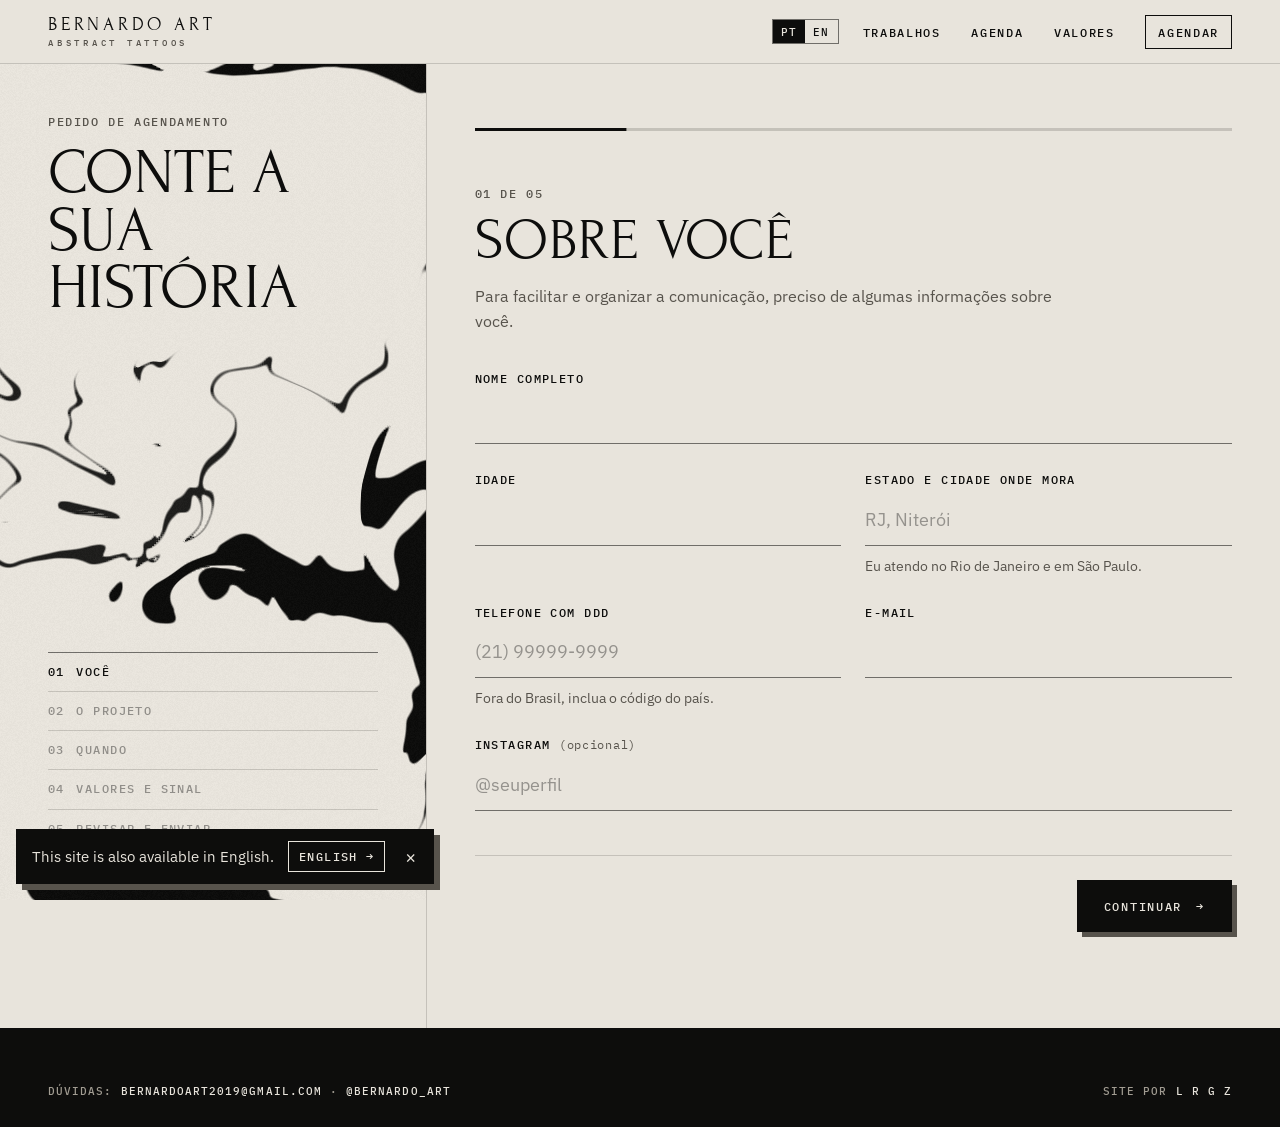
<file: agendar.html>
<!doctype html>
<html lang="pt-BR">
<head>
<meta charset="utf-8">
<meta name="viewport" content="width=device-width, initial-scale=1">
<title>Agendar · Bernardo Lacerda</title>
<meta name="description" content="Pedido de agendamento de tatuagem com Bernardo Lacerda: ideia, local do corpo, tamanho, cidade e mês.">
<meta name="robots" content="noindex, nofollow">
<meta name="theme-color" content="#e8e4dc">
<meta property="og:type" content="website">
<meta property="og:site_name" content="Bernardo Art">
<meta property="og:locale" content="pt_BR">
<meta property="og:locale:alternate" content="en_US">
<meta property="og:url" content="https://azeugral.github.io/bernardo-art/agendar.html">
<meta property="og:title" content="Agendamento · Bernardo Lacerda">
<meta property="og:description" content="Conte a sua história: ideia, local, tamanho, cidade e mês.">
<meta property="og:image" content="https://azeugral.github.io/bernardo-art/assets/img/og-bernardo.jpg">
<meta property="og:image:type" content="image/jpeg">
<meta property="og:image:width" content="1200">
<meta property="og:image:height" content="630">
<meta property="og:image:alt" content="Bernardo Lacerda, abstract tattoos, sobre mármore de tinta preta">
<meta name="twitter:card" content="summary_large_image">
<link rel="alternate" hreflang="pt-BR" href="https://azeugral.github.io/bernardo-art/agendar.html">
<link rel="alternate" hreflang="en" href="https://azeugral.github.io/bernardo-art/en/book.html">
<link rel="alternate" hreflang="x-default" href="https://azeugral.github.io/bernardo-art/agendar.html">
<link rel="icon" href="favicon.ico" sizes="48x48">
<link rel="icon" href="assets/img/favicon-32.png" type="image/png" sizes="32x32">
<link rel="icon" href="assets/img/favicon-192.png" type="image/png" sizes="192x192">
<link rel="apple-touch-icon" href="assets/img/apple-touch-icon.png">
<link rel="preconnect" href="https://fonts.googleapis.com">
<link rel="preconnect" href="https://fonts.gstatic.com" crossorigin>
<link rel="stylesheet" href="https://fonts.googleapis.com/css2?family=Forum&family=IBM+Plex+Mono:wght@400;500&family=IBM+Plex+Sans:ital,wght@0,400;0,500;0,600;1,400&display=swap">
<link rel="stylesheet" href="assets/css/estilo.css?v=28">
<script>document.documentElement.classList.add("js");setTimeout(function(){document.documentElement.classList.add("fontes")},2000)</script>
</head>
<body class="pagina-agendar">
<a class="pular" href="#pedido">Pular para o formulário</a>

<header class="topo topo--fixo" data-topo>
  <div class="wrap topo__in">
    <a class="marca" href="./" aria-label="Bernardo Art, início"><b>Bernardo Art</b><small>Abstract tattoos</small></a>
    <div class="idioma" role="group" aria-label="Idioma / Language"><span aria-current="true">PT</span><a href="en/book.html" hreflang="en" lang="en" data-idioma-en>EN</a></div>
    <button class="menu-btn" type="button" aria-expanded="false" aria-controls="menu" data-menu-btn>Menu</button>
    <nav aria-label="Principal">
      <ul class="menu" id="menu">
        <li><a href="trabalhos.html">Trabalhos</a></li>
        <li><a href="./#agenda">Agenda</a></li>
        <li><a href="./#valores">Valores</a></li>
        <li><a class="menu__agendar" href="agendar.html" aria-current="page">Agendar</a></li>
      </ul>
    </nav>
  </div>
</header>

<main class="agendar">
  <aside class="agendar__lado">
    <div class="agendar__lado-in" data-tinta-area>
      <canvas data-tinta data-semente="8.2" aria-hidden="true"></canvas>
      <div class="agendar__titulo" data-tinta-livre data-tinta-folga="4">
        <span class="rotulo">Pedido de agendamento</span>
        <h1>Conte a sua história</h1>
      </div>
      <ol class="passos" data-passos data-tinta-livre data-tinta-folga="4">
        <li aria-current="step"><span class="n">01</span><button type="button" data-ir="0">Você</button></li>
        <li><span class="n">02</span><button type="button" data-ir="1">O projeto</button></li>
        <li><span class="n">03</span><button type="button" data-ir="2">Quando</button></li>
        <li><span class="n">04</span><button type="button" data-ir="3">Valores e sinal</button></li>
        <li><span class="n">05</span><button type="button" data-ir="4">Revisar e enviar</button></li>
      </ol>
    </div>
  </aside>

  <div class="agendar__form">
    <nav class="etapas-mob" aria-label="Etapas do pedido" data-etapas-mob>
      <button type="button" class="etapas-mob__atual" aria-expanded="false" aria-controls="etapas-mob-lista" data-etapas-mob-btn>
        <span class="etapas-mob__n" data-etapa-n>01 / 05</span>
        <span class="etapas-mob__nome" data-etapa-nome>Você</span>
        <span class="etapas-mob__abrir">Etapas</span>
      </button>
      <ol class="etapas-mob__lista" id="etapas-mob-lista" data-passos-mob hidden>
        <li><button type="button" data-ir="0"><span>01</span>Você</button></li>
        <li><button type="button" data-ir="1"><span>02</span>O projeto</button></li>
        <li><button type="button" data-ir="2"><span>03</span>Quando</button></li>
        <li><button type="button" data-ir="3"><span>04</span>Valores e sinal</button></li>
        <li><button type="button" data-ir="4"><span>05</span>Revisar e enviar</button></li>
      </ol>
    </nav>
    <div class="progresso" aria-hidden="true"><i data-progresso></i></div>

    <form id="pedido" data-pedido data-obrigado="obrigado.html" method="POST" action="https://formsubmit.co/bernardoart2019@gmail.com" enctype="multipart/form-data" novalidate>
      <input type="hidden" name="_subject" value="Pedido de agendamento">
      <input type="hidden" name="_next" value="">
      <input type="hidden" name="_captcha" value="false">
      <input type="hidden" name="_template" value="table">
      <input type="hidden" name="Idioma" value="Português">
      <input type="text" name="_honey" style="display:none" tabindex="-1" autocomplete="off" aria-hidden="true">
      <input type="hidden" name="Local do corpo" data-composto="local">
      <input type="hidden" name="Disponibilidade" data-composto="dias">
      <input type="hidden" name="Tipo de projeto" data-composto="tipo">
      <div data-anexos hidden></div>

      <!-- 1 · Você -->
      <fieldset class="etapa-form" data-etapa>
        <legend class="rotulo">01 de 05</legend>
        <h2>Sobre você</h2>
        <p class="intro">Para facilitar e organizar a comunicação, preciso de algumas informações sobre você.</p>
        <div class="campos">
          <div class="campo campo--cheio">
            <label for="nome">Nome completo</label>
            <input type="text" id="nome" name="Nome completo" autocomplete="name" required>
            <p class="msg-erro">Escreva o seu nome completo.</p>
          </div>
          <div class="campo">
            <label for="idade">Idade</label>
            <input type="number" id="idade" name="Idade" inputmode="numeric" min="1" max="120" required>
            <p class="msg-erro">Informe a sua idade.</p>
          </div>
          <div class="campo">
            <label for="cidade">Estado e cidade onde mora</label>
            <input type="text" id="cidade" name="Estado e cidade" autocomplete="address-level2" placeholder="RJ, Niterói" required>
            <p class="ajuda">Eu atendo no Rio de Janeiro e em São Paulo.</p>
            <p class="msg-erro">Informe onde você mora.</p>
          </div>
          <div class="campo">
            <label for="telefone">Telefone com DDD</label>
            <input type="tel" id="telefone" name="Telefone" autocomplete="tel" placeholder="(21) 99999-9999" required>
            <p class="ajuda">Fora do Brasil, inclua o código do país.</p>
            <p class="msg-erro">Informe um telefone com DDD.</p>
          </div>
          <div class="campo">
            <label for="email">E-mail</label>
            <input type="email" id="email" name="email" autocomplete="email" required>
            <p class="msg-erro">Confira o seu e-mail.</p>
          </div>
          <div class="campo campo--cheio">
            <label for="insta">Instagram <span class="opc">(opcional)</span></label>
            <input type="text" id="insta" name="Instagram" autocomplete="off" placeholder="@seuperfil">
          </div>
        </div>
      </fieldset>

      <!-- 2 · Projeto -->
      <fieldset class="etapa-form" data-etapa hidden>
        <legend class="rotulo">02 de 05</legend>
        <h2>O projeto</h2>
        <p class="intro">Eu gosto de me envolver ao máximo no projeto de cada cliente e, por isso, preciso saber o motivo ou o significado dessa tatuagem para você.</p>
        <div class="campos">
          <fieldset class="campo campo--cheio" data-grupo="tipo">
            <legend>A tatuagem tem um significado para você?</legend>
            <div class="escolhas escolhas--2">
              <label class="escolha"><input type="radio" name="x-tipo" value="Tem um significado" required><span><b>Tem uma história</b><em>Me conte o motivo e o significado dela.</em></span></label>
              <label class="escolha"><input type="radio" name="x-tipo" value="Sem significado, tema definido"><span><b>Tema livre</b><em>Não tem problema, mas o processo é diferente: preciso de um tema bem definido.</em></span></label>
            </div>
            <p class="msg-erro">Escolha uma das opções.</p>
          </fieldset>

          <div class="campo campo--cheio">
            <label for="ideia">Ideia e conceito</label>
            <p class="ajuda" data-ajuda-ideia>Seja o mais detalhista possível e, caso se sinta à vontade, conte um pouco da sua história.</p>
            <textarea id="ideia" name="Ideia e conceito" required minlength="30"></textarea>
            <span class="contador" data-contador>0 caracteres</span>
            <p class="msg-erro">Conte um pouco mais sobre a ideia (pelo menos algumas linhas).</p>
          </div>

          <fieldset class="campo campo--cheio" data-grupo="local">
            <legend>Local do corpo</legend>
            <p class="ajuda">Nesse primeiro contato, basta dizer onde você quer ser tatuado. Se eu tiver alguma dúvida, peço algumas fotos do local.</p>
            <div class="fichas">
              <label class="ficha"><input type="checkbox" value="Antebraço"><span>Antebraço</span></label>
              <label class="ficha"><input type="checkbox" value="Braço"><span>Braço</span></label>
              <label class="ficha"><input type="checkbox" value="Fechamento de braço"><span>Fechamento de braço</span></label>
              <label class="ficha"><input type="checkbox" value="Ombro"><span>Ombro</span></label>
              <label class="ficha"><input type="checkbox" value="Peito"><span>Peito</span></label>
              <label class="ficha"><input type="checkbox" value="Costas"><span>Costas</span></label>
              <label class="ficha"><input type="checkbox" value="Costela"><span>Costela</span></label>
              <label class="ficha"><input type="checkbox" value="Coxa"><span>Coxa</span></label>
              <label class="ficha"><input type="checkbox" value="Perna"><span>Perna</span></label>
              <label class="ficha"><input type="checkbox" value="Fechamento de perna"><span>Fechamento de perna</span></label>
              <label class="ficha"><input type="checkbox" value="Pé"><span>Pé</span></label>
            </div>
            <input type="text" id="local-obs" name="Local (detalhe)" placeholder="Outro local ou detalhe: lado de dentro do antebraço esquerdo…" style="margin-top:10px" aria-label="Detalhe do local">
            <p class="msg-erro">Marque ou escreva onde você quer tatuar.</p>
          </fieldset>

          <div class="campo campo--cheio">
            <label for="tamanho">Tamanho aproximado em centímetros</label>
            <p class="ajuda">Para ajudar: um palmo de uma pessoa adulta tem em média 20 a 25 cm. Seja realista, porque mudanças de tamanho no dia reajustam o valor.</p>
            <div style="display:flex;align-items:end;gap:12px;max-width:260px">
              <input type="number" id="tamanho" name="Tamanho (cm)" inputmode="numeric" min="1" max="250" required style="flex:1">
              <span class="rotulo" style="padding-bottom:12px">cm</span>
            </div>
            <div class="regua" aria-hidden="true">
              <div class="regua__trilho" data-regua><span class="regua__marca" data-regua-marca></span></div>
              <div class="regua__leitura" data-regua-leitura>Digite um tamanho</div>
            </div>
            <p class="msg-erro">Informe um tamanho aproximado.</p>
          </div>

          <div class="campo campo--cheio">
            <span class="campo__titulo">Referências ou fotos do local <span class="opc">(opcional, até 3 imagens)</span></span>
            <div class="fotos" data-fotos>
              <div class="fotos__linha">
                <p>Referências para a ideia ou fotos do local a ser tatuado.</p>
                <label class="botao botao--linha" for="arquivos">Escolher imagens</label>
                <input class="input-arquivo" type="file" id="arquivos" accept="image/*" multiple>
              </div>
              <div class="fotos__lista" data-fotos-lista></div>
            </div>
          </div>
        </div>
      </fieldset>

      <!-- 3 · Quando -->
      <fieldset class="etapa-form" data-etapa hidden>
        <legend class="rotulo">03 de 05</legend>
        <h2>Quando</h2>
        <p class="intro">Em que cidade e mês você gostaria de agendar o seu horário?</p>
        <div class="campos">
          <fieldset class="campo campo--cheio" data-grupo="quando">
            <legend>Cidade e mês</legend>
            <div class="escolhas" data-quando></div>
            <input type="text" id="quando-outro" name="Outra data" placeholder="Qual cidade e mês?" style="margin-top:10px" hidden aria-label="Outra cidade e mês">
            <p class="msg-erro">Escolha uma cidade e um mês.</p>
          </fieldset>

          <fieldset class="campo campo--cheio" data-grupo="dias">
            <legend>Dias da semana em que você pode passar comigo</legend>
            <p class="ajuda">Normalmente das 14h às 20h, mas o horário pode mudar de acordo com a sua disponibilidade.</p>
            <div class="fichas">
              <label class="ficha"><input type="checkbox" value="Segunda"><span>Seg</span></label>
              <label class="ficha"><input type="checkbox" value="Terça"><span>Ter</span></label>
              <label class="ficha"><input type="checkbox" value="Quarta"><span>Qua</span></label>
              <label class="ficha"><input type="checkbox" value="Quinta"><span>Qui</span></label>
              <label class="ficha"><input type="checkbox" value="Sexta"><span>Sex</span></label>
              <label class="ficha"><input type="checkbox" value="Sábado"><span>Sáb</span></label>
              <label class="ficha"><input type="checkbox" value="Qualquer dia"><span>Qualquer dia</span></label>
            </div>
            <input type="text" id="dias-obs" name="Horários (observação)" placeholder="Observação sobre horários (opcional)" style="margin-top:10px" aria-label="Observação sobre horários">
            <p class="msg-erro">Marque pelo menos um dia.</p>
          </fieldset>
        </div>
      </fieldset>

      <!-- 4 · Valores -->
      <fieldset class="etapa-form" data-etapa hidden>
        <legend class="rotulo">04 de 05</legend>
        <h2>Valores e sinal</h2>
        <p class="intro">Eu cobro valores fechados, avaliados por tamanho, complexidade e quantidade de sessões. Fechamentos desenvolvidos de uma vez têm desconto especial.</p>
        <div class="quadro-valores">
          <div>
            <span class="rotulo">Sinal</span>
            <div class="sinal-numero" style="margin-top:10px">R$ 500</div>
            <p style="margin:10px 0 0;font-size:.95rem">por dia de projeto, pago antecipadamente e abatido do valor total acordado.</p>
          </div>
          <div>
            <span class="rotulo">Pagamento</span>
            <ul>
              <li>Dinheiro</li>
              <li>Transferência (PIX)</li>
              <li>Cartão de crédito (juros da máquina)</li>
            </ul>
          </div>
        </div>
        <div data-grupo="confirmacoes">
          <label class="confirma"><input type="checkbox" name="Ciente: só originais" value="Sim" required><span>Entendi que o Bernardo faz <strong>somente trabalhos originais</strong>: não faz cópias (principalmente dos próprios trabalhos), reformas, retoques de outras tatuagens nem coberturas, a não ser algo combinado previamente. A criação e a parte estética ficam com ele.</span></label>
          <label class="confirma"><input type="checkbox" name="Ciente: sinal" value="Sim" required><span>Entendi que o <strong>sinal de R$ 500 por dia não é retornável</strong> em nenhuma hipótese, que remarcações precisam de aviso prévio de, no mínimo, 72 horas e que nenhuma data é agendada sem o envio do comprovante do sinal.</span></label>
          <label class="confirma"><input type="checkbox" name="Ciente: reajuste" value="Sim" required><span>Entendi que, se no dia combinado houver mudança de tamanho ou de local do corpo, o valor será reajustado.</span></label>
        </div>
      </fieldset>

      <!-- 5 · Revisão -->
      <fieldset class="etapa-form" data-etapa hidden>
        <legend class="rotulo">05 de 05</legend>
        <h2>Revisar e enviar</h2>
        <p class="intro">Confira se está tudo certo antes de enviar.</p>
        <dl class="revisao" data-revisao></dl>
        <div class="campos">
          <div class="campo campo--cheio">
            <label for="duvidas">Dúvidas finais <span class="opc">(opcional)</span></label>
            <textarea id="duvidas" name="Dúvidas finais" style="min-height:120px" placeholder="Se ainda tiver algo que você não entendeu, pergunte aqui."></textarea>
          </div>
        </div>
      </fieldset>

      <div class="alerta" role="alert" data-alerta hidden></div>

      <div class="navegar">
        <span class="rascunho" data-rascunho aria-live="polite"></span>
        <div class="navegar__botoes">
          <button class="botao botao--linha" type="button" data-voltar hidden>Voltar</button>
          <button class="botao" type="button" data-avancar>Continuar <span class="seta" aria-hidden="true">→</span></button>
          <button class="botao" type="submit" data-enviar hidden>Enviar pedido <span class="seta" aria-hidden="true">→</span></button>
        </div>
      </div>
    </form>
  </div>
</main>

<footer class="rodape">
  <div class="wrap">
    <div class="rodape__base" style="margin-top:0;border-top:0;padding-top:0">
      <span>Dúvidas: <a href="mailto:bernardoart2019@gmail.com">bernardoart2019@gmail.com</a> · <a href="https://www.instagram.com/bernardo_art/" target="_blank" rel="noopener">@bernardo_art</a></span>
      <span>Site por <a href="https://lrgz.com.br" target="_blank" rel="noopener">L R G Z</a></span>
    </div>
  </div>
</footer>

<script src="assets/js/idioma.js?v=28"></script>
<script src="assets/js/agenda.js?v=28"></script>
<script src="assets/js/site.js?v=28"></script>
<script src="assets/js/agendar.js?v=28"></script>
<script src="assets/js/tinta.js?v=28"></script>
</body>
</html>
</file>
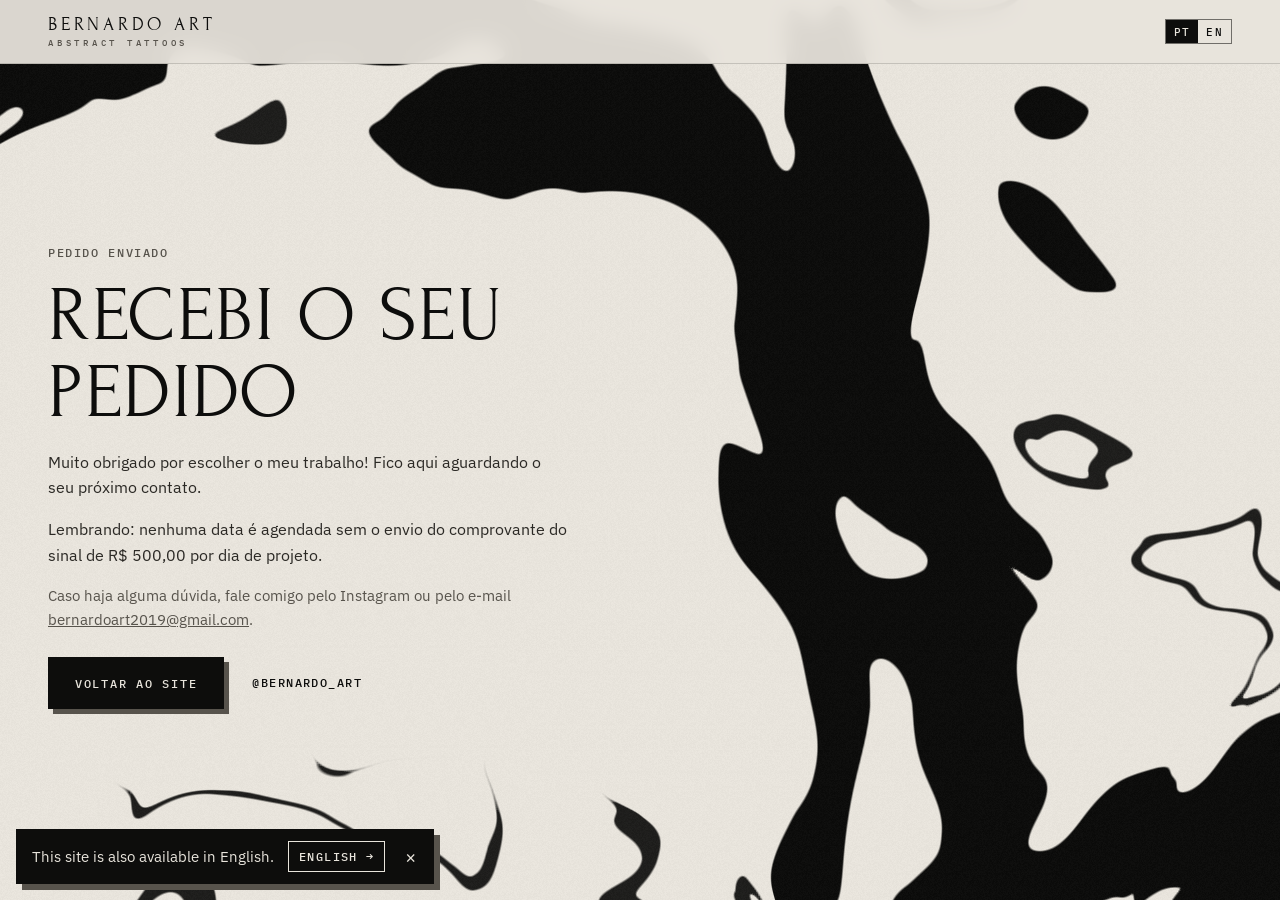
<file: obrigado.html>
<!doctype html>
<html lang="pt-BR">
<head>
<meta charset="utf-8">
<meta name="viewport" content="width=device-width, initial-scale=1">
<meta name="robots" content="noindex, nofollow">
<meta name="theme-color" content="#e8e4dc">
<link rel="alternate" hreflang="pt-BR" href="https://azeugral.github.io/bernardo-art/obrigado.html">
<link rel="alternate" hreflang="en" href="https://azeugral.github.io/bernardo-art/en/thanks.html">
<link rel="alternate" hreflang="x-default" href="https://azeugral.github.io/bernardo-art/obrigado.html">
<link rel="icon" href="favicon.ico" sizes="48x48">
<link rel="icon" href="assets/img/favicon-32.png" type="image/png" sizes="32x32">
<link rel="icon" href="assets/img/favicon-192.png" type="image/png" sizes="192x192">
<link rel="apple-touch-icon" href="assets/img/apple-touch-icon.png">
<link rel="preconnect" href="https://fonts.googleapis.com">
<link rel="preconnect" href="https://fonts.gstatic.com" crossorigin>
<link rel="stylesheet" href="https://fonts.googleapis.com/css2?family=Forum&family=IBM+Plex+Mono:wght@400;500&family=IBM+Plex+Sans:ital,wght@0,400;0,500;0,600;1,400&display=swap">
<link rel="stylesheet" href="assets/css/estilo.css?v=28">
<title>Pedido enviado · Bernardo Lacerda</title>
</head>
<body>
<header class="topo topo--fixo">
  <div class="wrap topo__in">
    <a class="marca" href="./" aria-label="Bernardo Art, início"><b>Bernardo Art</b><small>Abstract tattoos</small></a>
    <div class="idioma" role="group" aria-label="Idioma / Language"><span aria-current="true">PT</span><a href="en/thanks.html" hreflang="en" lang="en" data-idioma-en>EN</a></div>
  </div>
</header>
<main class="simples" data-tinta-area>
  <canvas data-tinta data-semente="5.1" aria-hidden="true"></canvas>
  <div class="wrap">
    <div class="final__bloco" data-tinta-livre data-tinta-folga="6">
      <span class="rotulo">Pedido enviado</span>
      <h2 data-obrigado>Recebi o seu pedido</h2>
      <p>Muito obrigado por escolher o meu trabalho! Fico aqui aguardando o seu próximo contato.</p>
      <p>Lembrando: nenhuma data é agendada sem o envio do comprovante do sinal de R$ 500,00 por dia de projeto.</p>
      <p style="color:var(--grafite);font-size:.92rem">Caso haja alguma dúvida, fale comigo pelo Instagram ou pelo e-mail <a href="mailto:bernardoart2019@gmail.com">bernardoart2019@gmail.com</a>.</p>
      <div class="final__acoes">
        <a class="botao" href="./">Voltar ao site</a>
        <a href="https://www.instagram.com/bernardo_art/" target="_blank" rel="noopener"><span class="sublinha">@bernardo_art</span></a>
      </div>
    </div>
  </div>
</main>
<script>try{var n=sessionStorage.getItem("bernardo-nome");if(n){document.querySelector("[data-obrigado]").textContent="Obrigado, "+n;}}catch(e){}</script>
<script src="assets/js/idioma.js?v=28"></script>
<script src="assets/js/tinta.js?v=28"></script>
</body>
</html>
</file>
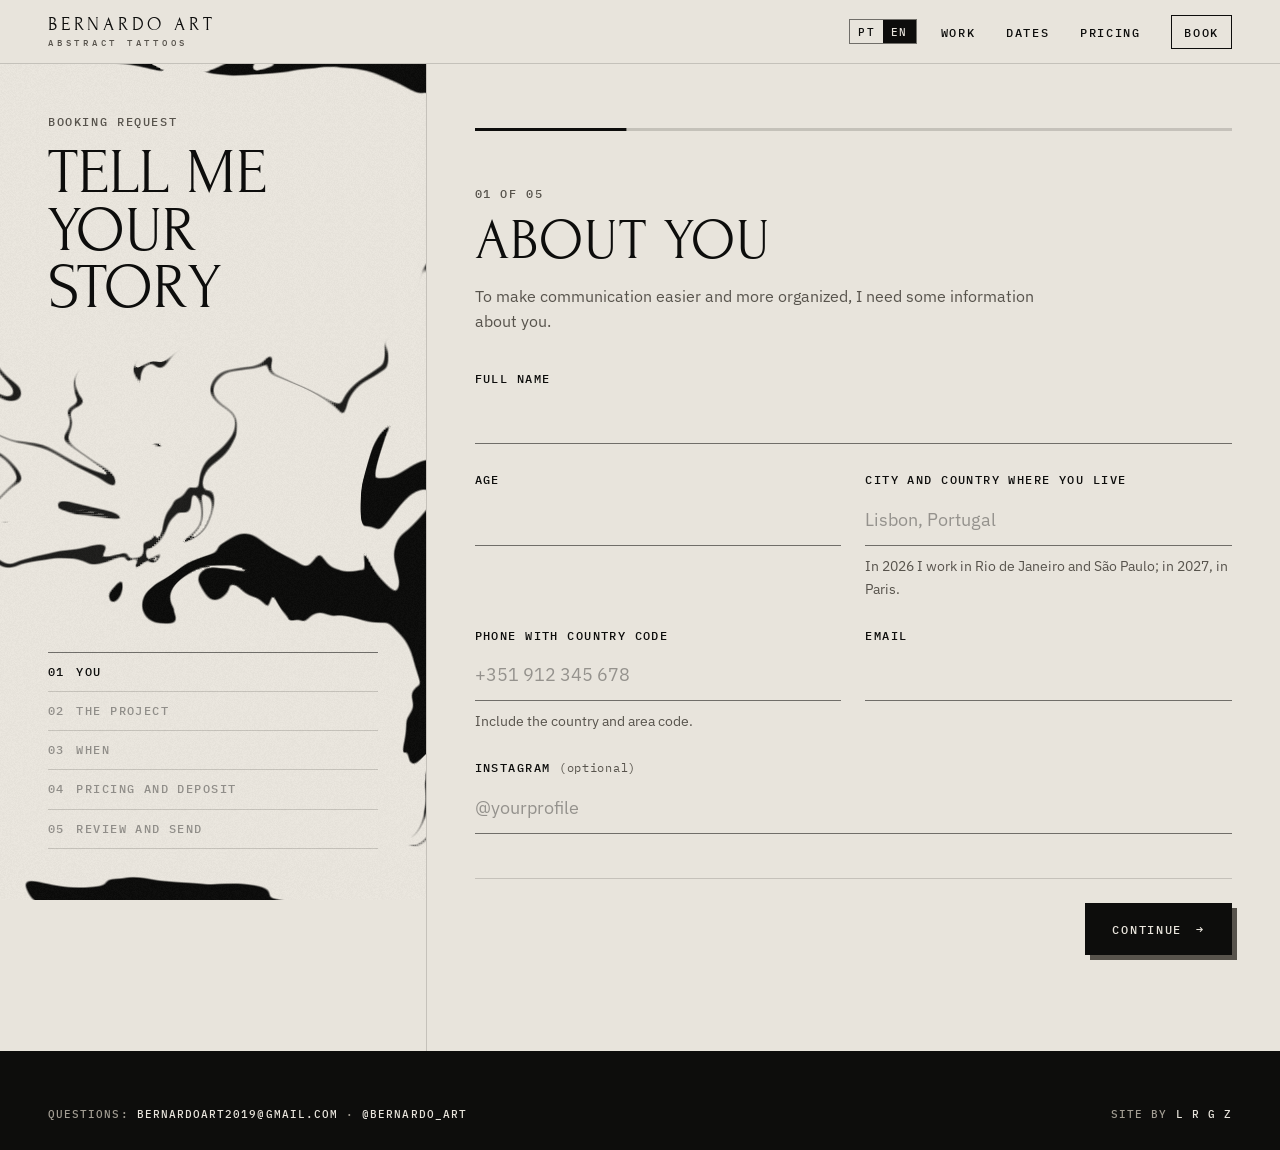
<file: en/book.html>
<!doctype html>
<html lang="en">
<head>
<meta charset="utf-8">
<meta name="viewport" content="width=device-width, initial-scale=1">
<title>Book · Bernardo Lacerda</title>
<meta name="description" content="Tattoo booking request with Bernardo Lacerda: idea, body placement, size, city and month.">
<meta name="robots" content="noindex, nofollow">
<meta name="theme-color" content="#e8e4dc">
<meta property="og:type" content="website">
<meta property="og:site_name" content="Bernardo Art">
<meta property="og:locale" content="en_US">
<meta property="og:locale:alternate" content="pt_BR">
<meta property="og:url" content="https://azeugral.github.io/bernardo-art/en/book.html">
<meta property="og:title" content="Booking · Bernardo Lacerda">
<meta property="og:description" content="Tell me your story: idea, placement, size, city and month.">
<meta property="og:image" content="https://azeugral.github.io/bernardo-art/assets/img/og-bernardo.jpg">
<meta property="og:image:type" content="image/jpeg">
<meta property="og:image:width" content="1200">
<meta property="og:image:height" content="630">
<meta property="og:image:alt" content="Bernardo Lacerda, abstract tattoos, on black ink marble">
<meta name="twitter:card" content="summary_large_image">
<link rel="alternate" hreflang="pt-BR" href="https://azeugral.github.io/bernardo-art/agendar.html">
<link rel="alternate" hreflang="en" href="https://azeugral.github.io/bernardo-art/en/book.html">
<link rel="alternate" hreflang="x-default" href="https://azeugral.github.io/bernardo-art/agendar.html">
<link rel="icon" href="../favicon.ico" sizes="48x48">
<link rel="icon" href="../assets/img/favicon-32.png" type="image/png" sizes="32x32">
<link rel="icon" href="../assets/img/favicon-192.png" type="image/png" sizes="192x192">
<link rel="apple-touch-icon" href="../assets/img/apple-touch-icon.png">
<link rel="preconnect" href="https://fonts.googleapis.com">
<link rel="preconnect" href="https://fonts.gstatic.com" crossorigin>
<link rel="stylesheet" href="https://fonts.googleapis.com/css2?family=Forum&family=IBM+Plex+Mono:wght@400;500&family=IBM+Plex+Sans:ital,wght@0,400;0,500;0,600;1,400&display=swap">
<link rel="stylesheet" href="../assets/css/estilo.css?v=28">
<script>document.documentElement.classList.add("js");setTimeout(function(){document.documentElement.classList.add("fontes")},2000)</script>
</head>
<body class="pagina-agendar">
<a class="pular" href="#pedido">Skip to the form</a>

<header class="topo topo--fixo" data-topo>
  <div class="wrap topo__in">
    <a class="marca" href="./" aria-label="Bernardo Art, home"><b>Bernardo Art</b><small>Abstract tattoos</small></a>
    <div class="idioma" role="group" aria-label="Language / Idioma"><a href="../agendar.html" hreflang="pt-BR" lang="pt-BR">PT</a><span aria-current="true">EN</span></div>
    <button class="menu-btn" type="button" aria-expanded="false" aria-controls="menu" data-menu-btn>Menu</button>
    <nav aria-label="Main">
      <ul class="menu" id="menu">
        <li><a href="work.html">Work</a></li>
        <li><a href="./#agenda">Dates</a></li>
        <li><a href="./#valores">Pricing</a></li>
        <li><a class="menu__agendar" href="book.html" aria-current="page">Book</a></li>
      </ul>
    </nav>
  </div>
</header>

<main class="agendar">
  <aside class="agendar__lado">
    <div class="agendar__lado-in" data-tinta-area>
      <canvas data-tinta data-semente="8.2" aria-hidden="true"></canvas>
      <div class="agendar__titulo" data-tinta-livre data-tinta-folga="4">
        <span class="rotulo">Booking request</span>
        <h1>Tell me your story</h1>
      </div>
      <ol class="passos" data-passos data-tinta-livre data-tinta-folga="4">
        <li aria-current="step"><span class="n">01</span><button type="button" data-ir="0">You</button></li>
        <li><span class="n">02</span><button type="button" data-ir="1">The project</button></li>
        <li><span class="n">03</span><button type="button" data-ir="2">When</button></li>
        <li><span class="n">04</span><button type="button" data-ir="3">Pricing and deposit</button></li>
        <li><span class="n">05</span><button type="button" data-ir="4">Review and send</button></li>
      </ol>
    </div>
  </aside>

  <div class="agendar__form">
    <nav class="etapas-mob" aria-label="Request steps" data-etapas-mob>
      <button type="button" class="etapas-mob__atual" aria-expanded="false" aria-controls="etapas-mob-lista" data-etapas-mob-btn>
        <span class="etapas-mob__n" data-etapa-n>01 / 05</span>
        <span class="etapas-mob__nome" data-etapa-nome>You</span>
        <span class="etapas-mob__abrir">Steps</span>
      </button>
      <ol class="etapas-mob__lista" id="etapas-mob-lista" data-passos-mob hidden>
        <li><button type="button" data-ir="0"><span>01</span>You</button></li>
        <li><button type="button" data-ir="1"><span>02</span>The project</button></li>
        <li><button type="button" data-ir="2"><span>03</span>When</button></li>
        <li><button type="button" data-ir="3"><span>04</span>Pricing and deposit</button></li>
        <li><button type="button" data-ir="4"><span>05</span>Review and send</button></li>
      </ol>
    </nav>
    <div class="progresso" aria-hidden="true"><i data-progresso></i></div>

    <form id="pedido" data-pedido data-obrigado="thanks.html" method="POST" action="https://formsubmit.co/bernardoart2019@gmail.com" enctype="multipart/form-data" novalidate>
      <input type="hidden" name="_subject" value="Pedido de agendamento">
      <input type="hidden" name="_next" value="">
      <input type="hidden" name="_captcha" value="false">
      <input type="hidden" name="_template" value="table">
      <input type="hidden" name="Idioma" value="English">
      <input type="text" name="_honey" style="display:none" tabindex="-1" autocomplete="off" aria-hidden="true">
      <input type="hidden" name="Local do corpo" data-composto="local">
      <input type="hidden" name="Disponibilidade" data-composto="dias">
      <input type="hidden" name="Tipo de projeto" data-composto="tipo">
      <div data-anexos hidden></div>

      <!-- 1 · Você -->
      <fieldset class="etapa-form" data-etapa>
        <legend class="rotulo">01 of 05</legend>
        <h2>About you</h2>
        <p class="intro">To make communication easier and more organized, I need some information about you.</p>
        <div class="campos">
          <div class="campo campo--cheio">
            <label for="nome">Full name</label>
            <input type="text" id="nome" name="Nome completo" autocomplete="name" required>
            <p class="msg-erro">Please write your full name.</p>
          </div>
          <div class="campo">
            <label for="idade">Age</label>
            <input type="number" id="idade" name="Idade" inputmode="numeric" min="1" max="120" required>
            <p class="msg-erro">Please enter your age.</p>
          </div>
          <div class="campo">
            <label for="cidade">City and country where you live</label>
            <input type="text" id="cidade" name="Estado e cidade" autocomplete="address-level2" placeholder="Lisbon, Portugal" required>
            <p class="ajuda">In 2026 I work in Rio de Janeiro and São Paulo; in 2027, in Paris.</p>
            <p class="msg-erro">Please tell me where you live.</p>
          </div>
          <div class="campo">
            <label for="telefone">Phone with country code</label>
            <input type="tel" id="telefone" name="Telefone" autocomplete="tel" placeholder="+351 912 345 678" required>
            <p class="ajuda">Include the country and area code.</p>
            <p class="msg-erro">Please enter a phone number with country code.</p>
          </div>
          <div class="campo">
            <label for="email">Email</label>
            <input type="email" id="email" name="email" autocomplete="email" required>
            <p class="msg-erro">Please check your email.</p>
          </div>
          <div class="campo campo--cheio">
            <label for="insta">Instagram <span class="opc">(optional)</span></label>
            <input type="text" id="insta" name="Instagram" autocomplete="off" placeholder="@yourprofile">
          </div>
        </div>
      </fieldset>

      <!-- 2 · Projeto -->
      <fieldset class="etapa-form" data-etapa hidden>
        <legend class="rotulo">02 of 05</legend>
        <h2>The project</h2>
        <p class="intro">I like to get as involved as possible in each client's project, so I need to know the reason or the meaning behind this tattoo for you.</p>
        <div class="campos">
          <fieldset class="campo campo--cheio" data-grupo="tipo">
            <legend>Does the tattoo have a meaning for you?</legend>
            <div class="escolhas escolhas--2">
              <label class="escolha"><input type="radio" name="x-tipo" value="Tem um significado" required><span><b>It has a story</b><em>Tell me the reason and its meaning.</em></span></label>
              <label class="escolha"><input type="radio" name="x-tipo" value="Sem significado, tema definido"><span><b>Open theme</b><em>That's fine, but the process is different: I need a well-defined theme.</em></span></label>
            </div>
            <p class="msg-erro">Please choose one of the options.</p>
          </fieldset>

          <div class="campo campo--cheio">
            <label for="ideia">Idea and concept</label>
            <p class="ajuda" data-ajuda-ideia>Be as detailed as possible and, if you feel comfortable, tell me a little about your story.</p>
            <textarea id="ideia" name="Ideia e conceito" required minlength="30"></textarea>
            <span class="contador" data-contador>0 characters</span>
            <p class="msg-erro">Tell me a bit more about the idea (at least a few lines).</p>
          </div>

          <fieldset class="campo campo--cheio" data-grupo="local">
            <legend>Body placement</legend>
            <p class="ajuda">For this first contact, just tell me where you want to be tattooed. If I have any questions, I'll ask for a few photos of the area.</p>
            <div class="fichas">
              <label class="ficha"><input type="checkbox" value="Antebraço"><span>Forearm</span></label>
              <label class="ficha"><input type="checkbox" value="Braço"><span>Arm</span></label>
              <label class="ficha"><input type="checkbox" value="Fechamento de braço"><span>Full arm sleeve</span></label>
              <label class="ficha"><input type="checkbox" value="Ombro"><span>Shoulder</span></label>
              <label class="ficha"><input type="checkbox" value="Peito"><span>Chest</span></label>
              <label class="ficha"><input type="checkbox" value="Costas"><span>Back</span></label>
              <label class="ficha"><input type="checkbox" value="Costela"><span>Ribs</span></label>
              <label class="ficha"><input type="checkbox" value="Coxa"><span>Thigh</span></label>
              <label class="ficha"><input type="checkbox" value="Perna"><span>Leg</span></label>
              <label class="ficha"><input type="checkbox" value="Fechamento de perna"><span>Full leg sleeve</span></label>
              <label class="ficha"><input type="checkbox" value="Pé"><span>Foot</span></label>
            </div>
            <input type="text" id="local-obs" name="Local (detalhe)" placeholder="Other placement or detail: inner left forearm…" style="margin-top:10px" aria-label="Placement detail">
            <p class="msg-erro">Select or write where you want the tattoo.</p>
          </fieldset>

          <div class="campo campo--cheio">
            <label for="tamanho">Approximate size in centimeters</label>
            <p class="ajuda">To help: an adult's hand span is on average 20 to 25 cm. Please be realistic, because size changes on the day adjust the price.</p>
            <div style="display:flex;align-items:end;gap:12px;max-width:260px">
              <input type="number" id="tamanho" name="Tamanho (cm)" inputmode="numeric" min="1" max="250" required style="flex:1">
              <span class="rotulo" style="padding-bottom:12px">cm</span>
            </div>
            <div class="regua" aria-hidden="true">
              <div class="regua__trilho" data-regua><span class="regua__marca" data-regua-marca></span></div>
              <div class="regua__leitura" data-regua-leitura>Enter a size</div>
            </div>
            <p class="msg-erro">Please enter an approximate size.</p>
          </div>

          <div class="campo campo--cheio">
            <span class="campo__titulo">References or photos of the area <span class="opc">(optional, up to 3 images)</span></span>
            <div class="fotos" data-fotos>
              <div class="fotos__linha">
                <p>References for the idea or photos of the area to be tattooed.</p>
                <label class="botao botao--linha" for="arquivos">Choose images</label>
                <input class="input-arquivo" type="file" id="arquivos" accept="image/*" multiple>
              </div>
              <div class="fotos__lista" data-fotos-lista></div>
            </div>
          </div>
        </div>
      </fieldset>

      <!-- 3 · Quando -->
      <fieldset class="etapa-form" data-etapa hidden>
        <legend class="rotulo">03 of 05</legend>
        <h2>When</h2>
        <p class="intro">In which city and month would you like to book your session?</p>
        <div class="campos">
          <fieldset class="campo campo--cheio" data-grupo="quando">
            <legend>City and month</legend>
            <div class="escolhas" data-quando></div>
            <input type="text" id="quando-outro" name="Outra data" placeholder="Which city and month?" style="margin-top:10px" hidden aria-label="Other city and month">
            <p class="msg-erro">Please choose a city and a month.</p>
          </fieldset>

          <fieldset class="campo campo--cheio" data-grupo="dias">
            <legend>Days of the week you can spend with me</legend>
            <p class="ajuda">Usually from 2 pm to 8 pm, but the time can change according to your availability.</p>
            <div class="fichas">
              <label class="ficha"><input type="checkbox" value="Segunda"><span>Mon</span></label>
              <label class="ficha"><input type="checkbox" value="Terça"><span>Tue</span></label>
              <label class="ficha"><input type="checkbox" value="Quarta"><span>Wed</span></label>
              <label class="ficha"><input type="checkbox" value="Quinta"><span>Thu</span></label>
              <label class="ficha"><input type="checkbox" value="Sexta"><span>Fri</span></label>
              <label class="ficha"><input type="checkbox" value="Sábado"><span>Sat</span></label>
              <label class="ficha"><input type="checkbox" value="Qualquer dia"><span>Any day</span></label>
            </div>
            <input type="text" id="dias-obs" name="Horários (observação)" placeholder="Notes about times (optional)" style="margin-top:10px" aria-label="Notes about times">
            <p class="msg-erro">Please select at least one day.</p>
          </fieldset>
        </div>
      </fieldset>

      <!-- 4 · Valores -->
      <fieldset class="etapa-form" data-etapa hidden>
        <legend class="rotulo">04 of 05</legend>
        <h2>Pricing and deposit</h2>
        <p class="intro">I charge fixed prices, based on size, complexity and number of sessions. Sleeves developed all at once have a special discount.</p>
        <div class="quadro-valores">
          <div>
            <span class="rotulo">Deposit</span>
            <div class="sinal-numero" style="margin-top:10px">R$ 500</div>
            <p style="margin:10px 0 0;font-size:.95rem">per project day (Brazilian reais), paid in advance and deducted from the total agreed price.</p>
          </div>
          <div>
            <span class="rotulo">Payment</span>
            <ul>
              <li>Cash</li>
              <li>Bank transfer (PIX)</li>
              <li>Credit card (card fees apply)</li>
            </ul>
          </div>
        </div>
        <div data-grupo="confirmacoes">
          <label class="confirma"><input type="checkbox" name="Ciente: só originais" value="Sim" required><span>I understand that Bernardo does <strong>original work only</strong>: no copies (especially of his own work), reworks, touch-ups on other tattoos or cover-ups, unless agreed beforehand. The creation and the aesthetics are up to him.</span></label>
          <label class="confirma"><input type="checkbox" name="Ciente: sinal" value="Sim" required><span>I understand that the <strong>R$ 500 deposit per day is non-refundable</strong> under any circumstances, that rescheduling requires at least 72 hours' notice, and that no date is booked until the deposit receipt has been sent.</span></label>
          <label class="confirma"><input type="checkbox" name="Ciente: reajuste" value="Sim" required><span>I understand that if the size or body placement changes on the agreed day, the price will be adjusted.</span></label>
        </div>
      </fieldset>

      <!-- 5 · Revisão -->
      <fieldset class="etapa-form" data-etapa hidden>
        <legend class="rotulo">05 of 05</legend>
        <h2>Review and send</h2>
        <p class="intro">Check that everything is right before sending.</p>
        <dl class="revisao" data-revisao></dl>
        <div class="campos">
          <div class="campo campo--cheio">
            <label for="duvidas">Final questions <span class="opc">(optional)</span></label>
            <textarea id="duvidas" name="Dúvidas finais" style="min-height:120px" placeholder="If there is anything you didn't understand, ask here."></textarea>
          </div>
        </div>
      </fieldset>

      <div class="alerta" role="alert" data-alerta hidden></div>

      <div class="navegar">
        <span class="rascunho" data-rascunho aria-live="polite"></span>
        <div class="navegar__botoes">
          <button class="botao botao--linha" type="button" data-voltar hidden>Back</button>
          <button class="botao" type="button" data-avancar>Continue <span class="seta" aria-hidden="true">→</span></button>
          <button class="botao" type="submit" data-enviar hidden>Send request <span class="seta" aria-hidden="true">→</span></button>
        </div>
      </div>
    </form>
  </div>
</main>

<footer class="rodape">
  <div class="wrap">
    <div class="rodape__base" style="margin-top:0;border-top:0;padding-top:0">
      <span>Questions: <a href="mailto:bernardoart2019@gmail.com">bernardoart2019@gmail.com</a> · <a href="https://www.instagram.com/bernardo_art/" target="_blank" rel="noopener">@bernardo_art</a></span>
      <span>Site by <a href="https://lrgz.com.br" target="_blank" rel="noopener">L R G Z</a></span>
    </div>
  </div>
</footer>

<script src="../assets/js/idioma.js?v=28"></script>
<script src="../assets/js/agenda.js?v=28"></script>
<script src="../assets/js/site.js?v=28"></script>
<script src="../assets/js/agendar.js?v=28"></script>
<script src="../assets/js/tinta.js?v=28"></script>
</body>
</html>
</file>
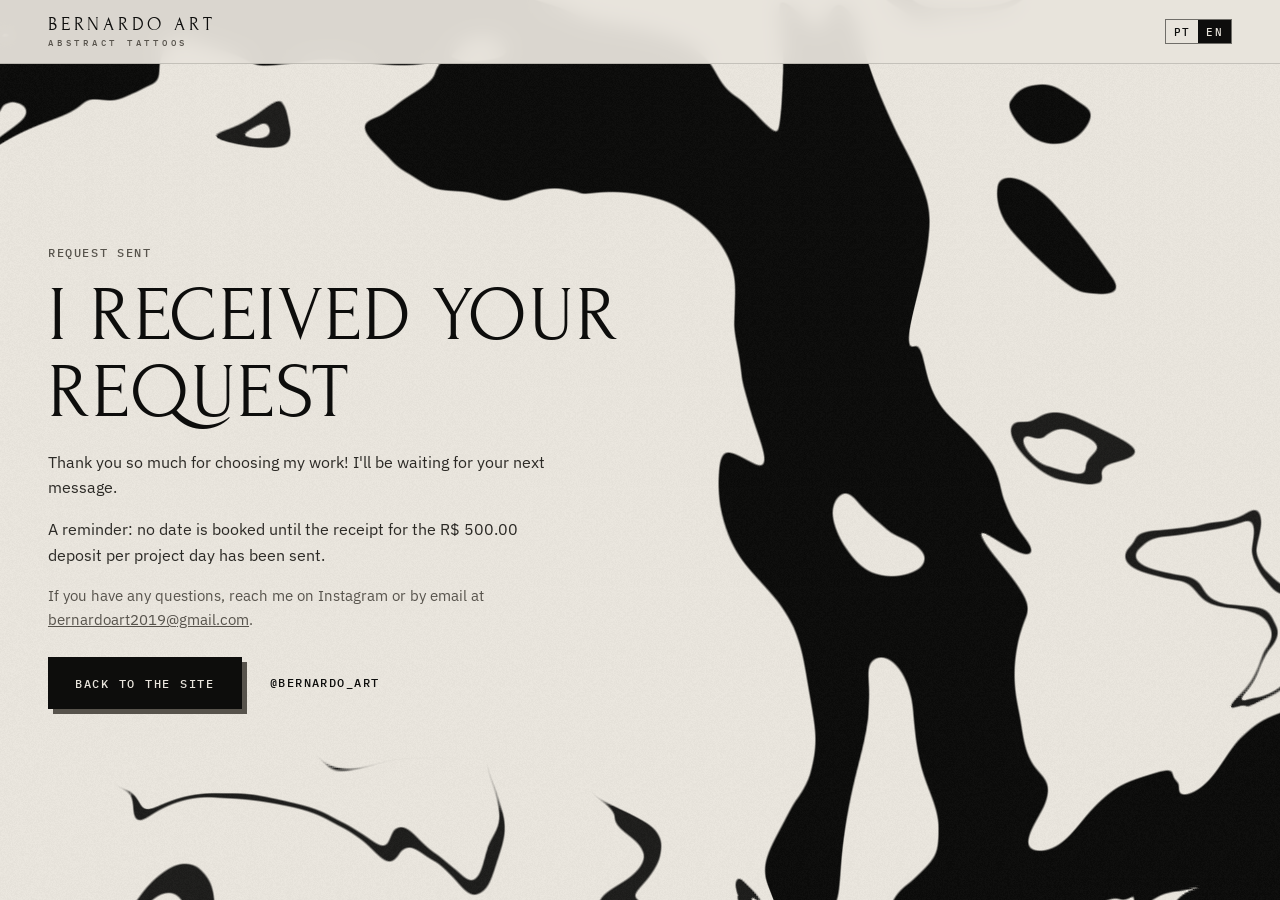
<file: en/thanks.html>
<!doctype html>
<html lang="en">
<head>
<meta charset="utf-8">
<meta name="viewport" content="width=device-width, initial-scale=1">
<meta name="robots" content="noindex, nofollow">
<meta name="theme-color" content="#e8e4dc">
<link rel="alternate" hreflang="pt-BR" href="https://azeugral.github.io/bernardo-art/obrigado.html">
<link rel="alternate" hreflang="en" href="https://azeugral.github.io/bernardo-art/en/thanks.html">
<link rel="alternate" hreflang="x-default" href="https://azeugral.github.io/bernardo-art/obrigado.html">
<link rel="icon" href="../favicon.ico" sizes="48x48">
<link rel="icon" href="../assets/img/favicon-32.png" type="image/png" sizes="32x32">
<link rel="icon" href="../assets/img/favicon-192.png" type="image/png" sizes="192x192">
<link rel="apple-touch-icon" href="../assets/img/apple-touch-icon.png">
<link rel="preconnect" href="https://fonts.googleapis.com">
<link rel="preconnect" href="https://fonts.gstatic.com" crossorigin>
<link rel="stylesheet" href="https://fonts.googleapis.com/css2?family=Forum&family=IBM+Plex+Mono:wght@400;500&family=IBM+Plex+Sans:ital,wght@0,400;0,500;0,600;1,400&display=swap">
<link rel="stylesheet" href="../assets/css/estilo.css?v=28">
<title>Request sent · Bernardo Lacerda</title>
</head>
<body>
<header class="topo topo--fixo">
  <div class="wrap topo__in">
    <a class="marca" href="./" aria-label="Bernardo Art, home"><b>Bernardo Art</b><small>Abstract tattoos</small></a>
    <div class="idioma" role="group" aria-label="Language / Idioma"><a href="../obrigado.html" hreflang="pt-BR" lang="pt-BR">PT</a><span aria-current="true">EN</span></div>
  </div>
</header>
<main class="simples" data-tinta-area>
  <canvas data-tinta data-semente="5.1" aria-hidden="true"></canvas>
  <div class="wrap">
    <div class="final__bloco" data-tinta-livre data-tinta-folga="6">
      <span class="rotulo">Request sent</span>
      <h2 data-obrigado>I received your request</h2>
      <p>Thank you so much for choosing my work! I'll be waiting for your next message.</p>
      <p>A reminder: no date is booked until the receipt for the R$ 500.00 deposit per project day has been sent.</p>
      <p style="color:var(--grafite);font-size:.92rem">If you have any questions, reach me on Instagram or by email at <a href="mailto:bernardoart2019@gmail.com">bernardoart2019@gmail.com</a>.</p>
      <div class="final__acoes">
        <a class="botao" href="./">Back to the site</a>
        <a href="https://www.instagram.com/bernardo_art/" target="_blank" rel="noopener"><span class="sublinha">@bernardo_art</span></a>
      </div>
    </div>
  </div>
</main>
<script>try{var n=sessionStorage.getItem("bernardo-nome");if(n){document.querySelector("[data-obrigado]").textContent="Thank you, "+n;}}catch(e){}</script>
<script src="../assets/js/idioma.js?v=28"></script>
<script src="../assets/js/tinta.js?v=28"></script>
</body>
</html>
</file>
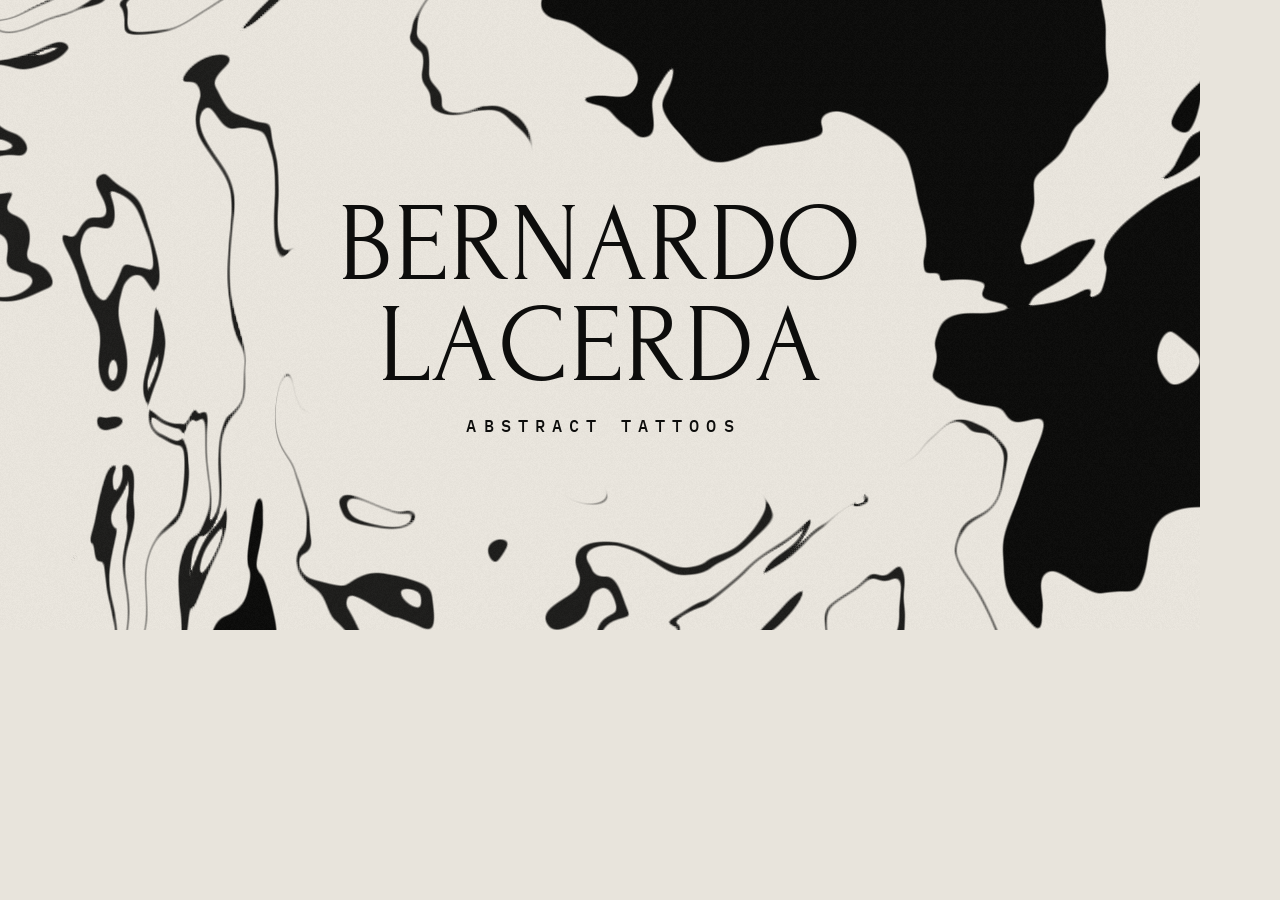
<file: tools/og.html>
<!doctype html>
<html lang="pt-BR"><head><meta charset="utf-8">
<link rel="stylesheet" href="https://fonts.googleapis.com/css2?family=Forum&family=IBM+Plex+Mono:wght@500&display=swap">
<style>
html,body{margin:0;width:1200px;height:630px;overflow:hidden;background:#e8e4dc}
.og{position:relative;width:1200px;height:630px;isolation:isolate;display:grid;place-items:center}
canvas{position:absolute;inset:0;width:100%;height:100%;z-index:-1}
.bloco{text-align:center;color:#0d0d0c}
h1{margin:0;font:400 112px/.9 Forum,serif;text-transform:uppercase;letter-spacing:.01em}
p{margin:22px 0 0;font:500 17px/1 "IBM Plex Mono",monospace;letter-spacing:.42em;text-transform:uppercase;padding-left:.42em}
</style></head><body>
<!-- Imagem de compartilhamento: o conteúdo fica no quadrado central (630 px) porque o WhatsApp recorta assim. -->
<div class="og" data-tinta-area>
  <canvas data-tinta data-semente="2.4"></canvas>
  <div class="bloco" data-tinta-livre data-tinta-folga="10">
    <h1>Bernardo<br>Lacerda</h1>
    <p>Abstract tattoos</p>
  </div>
</div>
<script src="../assets/js/tinta.js"></script>
</body></html>
</file>
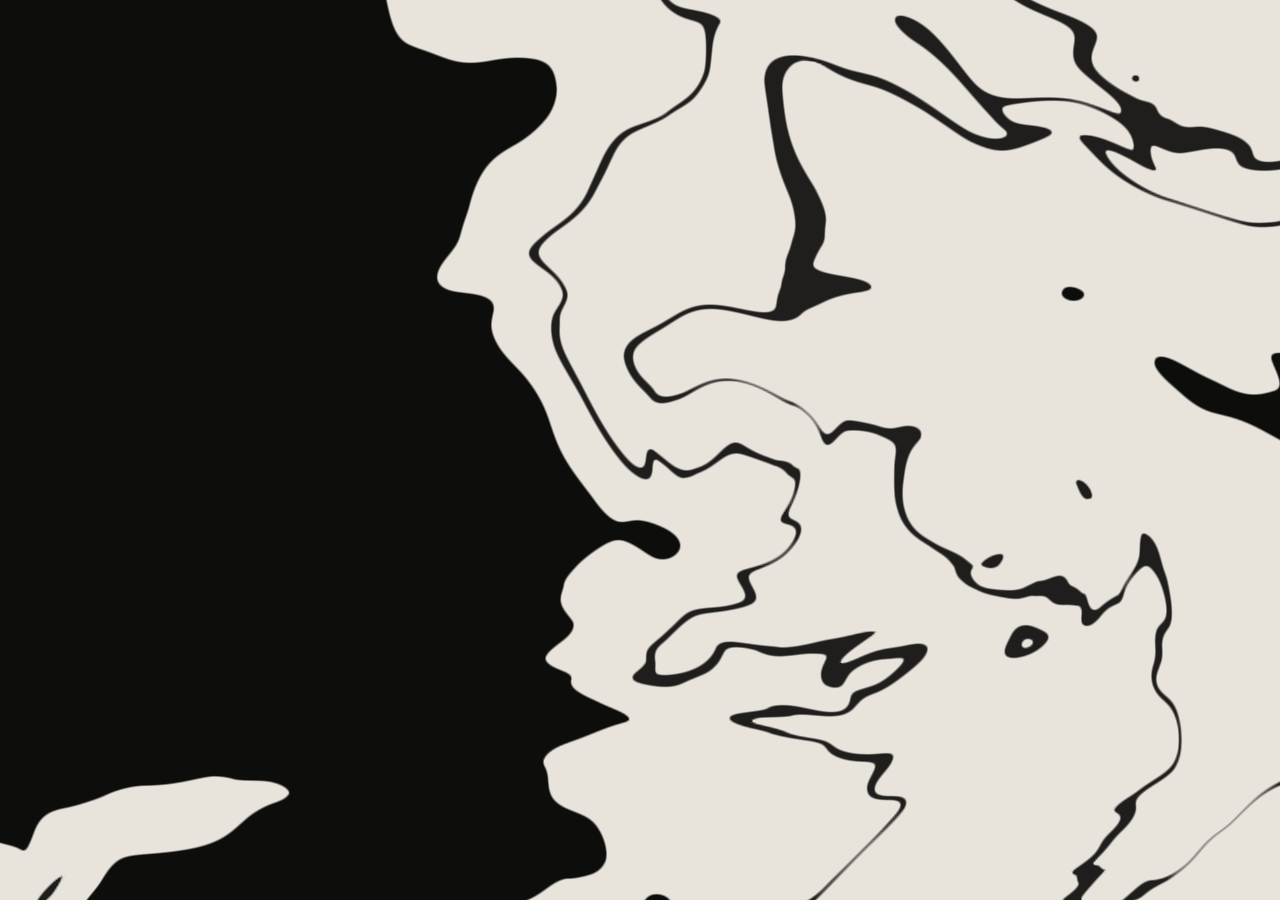
<file: tools/video.html>
<!doctype html>
<html lang="pt-BR"><head><meta charset="utf-8">
<style>html,body{margin:0;width:100%;height:100%;overflow:hidden;background:#e8e4dc}canvas{position:fixed;inset:0;width:100%;height:100%}.livre{position:fixed}</style>
</head><body>
<!-- Gera os vídeos do celular: tools/gravar_video.mjs abre esta página e captura quadro a quadro.
     ?tipo=abertura  tinta livre (o nome inverte por cima)
     ?tipo=final     faixa livre no meio, para "Conte a sua história", obrigado e 404
     ?tipo=agendar   área livre embaixo à esquerda, onde fica o título do agendamento -->
<script>
  var tipo = new URLSearchParams(location.search).get("tipo") || "abertura";
  var zonas = { final: "left:0;width:100%;top:29%;height:46%", agendar: "left:0;width:84%;top:52%;height:48%" };
  if (zonas[tipo]) document.write('<div class="livre" data-tinta-livre data-tinta-folga="0" style="' + zonas[tipo] + '"></div>');
  var sem = { abertura: "0", final: "3.7", agendar: "8.2" }[tipo] || "0";
  document.write('<canvas data-tinta data-semente="' + sem + '" data-tinta-gravar="24"></canvas>');
</script>
<script src="../assets/js/tinta.js"></script>
</body></html>
</file>
<file: assets/css/estilo.css>
/* Bernardo Lacerda · Abstract Tattoos — LRGZ 2026 */

:root {
  --papel: #e8e4dc;
  --papel-2: #dedad1;
  --tinta: #0d0d0c;
  --grafite: #57534c;
  --linha: rgba(13, 13, 12, .16);
  --linha-forte: rgba(13, 13, 12, .55);
  --erro: #8a1f12;

  --f-titulo: "Forum", "Times New Roman", serif;
  --f-texto: "IBM Plex Sans", system-ui, sans-serif;
  --f-mono: "IBM Plex Mono", ui-monospace, monospace;

  --curva: cubic-bezier(.16, .84, .32, 1);
  --rapido: .32s;

  --largura: 1320px;
  --gutter: clamp(16px, 4vw, 48px);
  --topo-h: 64px;
}

*, *::before, *::after { box-sizing: border-box; }
html { -webkit-text-size-adjust: 100%; scroll-padding-top: calc(var(--topo-h) + 12px); }
@media (prefers-reduced-motion: no-preference) { html { scroll-behavior: smooth; } }

body {
  margin: 0;
  background: var(--papel);
  color: var(--tinta);
  font: 400 1rem/1.6 var(--f-texto);
  -webkit-font-smoothing: antialiased;
  text-rendering: optimizeLegibility;
  overflow-x: clip;
}

img, svg, canvas, video { display: block; max-width: 100%; }
[hidden] { display: none !important; }
a { color: inherit; }
button, input, textarea, select { font: inherit; color: inherit; }
::selection { background: var(--tinta); color: var(--papel); }

:focus-visible { outline: 2px solid var(--tinta); outline-offset: 3px; }

.wrap { width: 100%; max-width: var(--largura); margin: 0 auto; padding: 0 var(--gutter); }

.pular {
  position: absolute; left: 12px; top: -60px; z-index: 50;
  background: var(--tinta); color: var(--papel); padding: 10px 14px; text-decoration: none;
}
.pular:focus { top: 12px; }

/* ---------- Tipografia ---------- */

.rotulo {
  font: 500 .72rem/1.3 var(--f-mono);
  letter-spacing: .14em;
  text-transform: uppercase;
  color: var(--grafite);
}

h1, h2, h3 { font-family: var(--f-titulo); font-weight: 400; margin: 0; line-height: 1; }
h2 {
  font-size: clamp(2.3rem, 6.2vw, 5.4rem);
  text-transform: uppercase;
  letter-spacing: .02em;
}
h3 { font-size: clamp(1.45rem, 2.4vw, 1.9rem); text-transform: uppercase; letter-spacing: .04em; }

p { margin: 0 0 1em; }
.texto { max-width: 62ch; color: #2b2925; }
.texto strong { color: var(--tinta); font-weight: 600; }

/* ---------- Topo ---------- */

.topo {
  position: fixed; inset: 0 0 auto 0; z-index: 30;
  height: var(--topo-h);
  border-bottom: 1px solid var(--linha);
}
.topo {
  background: rgba(232, 228, 220, .94);
  border-bottom-color: var(--linha);
  -webkit-backdrop-filter: blur(10px);
  backdrop-filter: blur(10px);
}
.topo__in { height: 100%; display: flex; align-items: center; justify-content: flex-start; gap: 24px; }
.topo__in > .marca { margin-right: auto; }

/* seletor de idioma */
.idioma { display: inline-flex; align-items: center; border: 1px solid var(--linha-forte); }
.idioma > * {
  font: 500 .68rem/1 var(--f-mono); letter-spacing: .12em; text-transform: uppercase;
  padding: 7px 8px 6px; text-decoration: none;
}
.idioma > span { background: var(--tinta); color: var(--papel); }
.idioma > a { transition: background-color var(--rapido) var(--curva), color var(--rapido) var(--curva); }
.idioma > a:hover { background: var(--papel-2); }
@media (max-width: 380px) { .idioma > * { padding: 6px 6px 5px; letter-spacing: .08em; } .topo__in { gap: 14px; } }

/* aviso de versão em inglês (páginas em português abertas por quem não lê português) */
.aviso-idioma {
  position: fixed; left: 16px; bottom: 16px; z-index: 40;
  display: flex; align-items: center; gap: 14px; flex-wrap: wrap;
  max-width: calc(100vw - 32px);
  background: var(--tinta); color: var(--papel);
  padding: 12px 12px 12px 16px;
  box-shadow: 6px 6px 0 0 var(--grafite);
  font-size: .92rem;
}
@media (prefers-reduced-motion: no-preference) { .aviso-idioma { animation: entra .5s var(--curva) both; } }
.aviso-idioma a { font: 500 .72rem/1 var(--f-mono); letter-spacing: .12em; text-transform: uppercase; text-decoration: none; border: 1px solid var(--papel); padding: 9px 10px 8px; }
.aviso-idioma a:hover { background: var(--papel); color: var(--tinta); }
.aviso-idioma button { all: unset; cursor: pointer; font-size: 1.2rem; line-height: 1; padding: 4px 6px; }
.aviso-idioma button:focus-visible, .aviso-idioma a:focus-visible { outline: 2px solid var(--papel); outline-offset: 2px; }
@media (max-width: 960px) { .pagina-agendar .aviso-idioma { bottom: 92px; } }

.marca { text-decoration: none; display: grid; line-height: 1; }
.marca b {
  font: 400 1.18rem/1 var(--f-titulo);
  letter-spacing: .2em;
  text-transform: uppercase;
}
.marca small {
  font: 500 .56rem/1 var(--f-mono);
  letter-spacing: .42em;
  text-transform: uppercase;
  margin-top: 6px;
  color: var(--grafite);
}

.menu { list-style: none; margin: 0; padding: 0; display: flex; align-items: center; gap: clamp(14px, 2.4vw, 34px); }
.menu a {
  font: 500 .74rem/1 var(--f-mono);
  letter-spacing: .14em;
  text-transform: uppercase;
  text-decoration: none;
  padding: 8px 0;
  background: linear-gradient(currentColor, currentColor) 0 100% / 0 1px no-repeat;
  transition: background-size var(--rapido) var(--curva);
}
.menu a:hover, .menu a[aria-current="page"] { background-size: 100% 1px; }
.menu .menu__agendar {
  border: 1px solid var(--tinta);
  padding: 9px 12px 8px;
  background: none;
  transition: background-color var(--rapido) var(--curva), color var(--rapido) var(--curva);
}
.menu .menu__agendar:hover { background: var(--tinta); color: var(--papel); }

@media (max-width: 380px) {
  .marca b { font-size: 1rem; letter-spacing: .14em; }
  .marca small { letter-spacing: .3em; }
}

.menu-btn {
  display: none;
  background: none; border: 0; padding: 10px 0; cursor: pointer;
  font: 500 .74rem/1 var(--f-mono); letter-spacing: .14em; text-transform: uppercase;
}

@media (max-width: 820px) {
  .menu-btn { display: block; }
  .topo nav {
    position: fixed; inset: var(--topo-h) 0 auto 0;
    background: var(--papel);
    border-bottom: 1px solid var(--linha);
    clip-path: inset(0 0 100% 0);
    transition: clip-path .45s var(--curva);
  }
  .topo.aberto nav { clip-path: inset(0 0 0 0); }
  .topo.aberto { background: var(--papel); border-bottom-color: var(--linha); }
  .menu { flex-direction: column; align-items: stretch; gap: 0; padding: 8px var(--gutter) 20px; }
  .menu li { border-top: 1px solid var(--linha); }
  .menu li:first-child { border-top: 0; }
  .menu a { display: block; padding: 18px 0; font-size: .82rem; background: none; }
  .menu .menu__agendar { border: 0; padding: 18px 0; }
}

/* ---------- Botões ---------- */

.botao {
  --sombra: 5px;
  position: relative;
  display: inline-flex; align-items: center; justify-content: center; gap: 14px;
  min-height: 52px;
  padding: 0 26px;
  border: 1px solid var(--tinta);
  border-radius: 0;
  background: var(--tinta);
  color: var(--papel);
  font: 500 .78rem/1 var(--f-mono);
  letter-spacing: .14em;
  text-transform: uppercase;
  text-decoration: none;
  cursor: pointer;
  box-shadow: var(--sombra) var(--sombra) 0 0 var(--grafite);
  transition: transform var(--rapido) var(--curva), box-shadow var(--rapido) var(--curva), background-color var(--rapido) var(--curva), color var(--rapido) var(--curva);
}
.botao:hover { transform: translate(-2px, -2px); box-shadow: calc(var(--sombra) + 2px) calc(var(--sombra) + 2px) 0 0 var(--grafite); }
.botao:active { transform: translate(var(--sombra), var(--sombra)); box-shadow: 0 0 0 0 var(--grafite); transition-duration: .12s; }
.botao .seta { display: inline-block; transition: transform var(--rapido) var(--curva); }
.botao:hover .seta { transform: translateX(4px); }

.botao--claro { background: var(--papel); color: var(--tinta); }
.botao--linha { background: transparent; color: var(--tinta); box-shadow: none; }
.botao--linha:hover { box-shadow: none; transform: none; background: var(--tinta); color: var(--papel); }
.botao--linha:active { transform: translate(1px, 1px); }
.botao[disabled] { opacity: .5; cursor: wait; transform: none; }

/* ---------- Abertura ---------- */

.abertura {
  position: relative;
  min-height: 100svh;
  display: grid;
  grid-template-rows: 1fr auto;
  isolation: isolate;
  overflow: hidden;
}
.abertura canvas, .abertura video {
  position: absolute; inset: 0; width: 100%; height: 100%; z-index: -1;
  opacity: 0; transition: opacity 1.4s var(--curva);
}
.abertura canvas.pronto, .abertura video.pronto { opacity: 1; }
.abertura canvas.sem-gl { opacity: 1; }
.tinta-fallback { display: none; }
.abertura canvas.sem-gl { background: var(--papel) url("../img/marmore.svg") center / cover no-repeat; }

/* títulos sobre a tinta esperam a fonte (máx. 1,6 s) e entram com a animação */
.abertura__bloco, .agendar__titulo { transition: opacity .9s var(--curva), transform .9s var(--curva); }
.js:not(.fontes) .abertura__bloco, .js:not(.fontes) .agendar__titulo { opacity: 0; transform: translateY(10px); }
.tinta-video { object-fit: cover; background: var(--papel); }
.tinta-fallback {
  position: absolute; inset: 0; z-index: -2;
  background: var(--papel) url("../img/marmore.svg") center / cover no-repeat;
}

.abertura__nome {
  align-self: end;
  padding-top: calc(var(--topo-h) + 40px);
  padding-bottom: clamp(20px, 3vw, 36px);
}
.abertura h1 {
  font-size: clamp(3.1rem, 15.4vw, 13.5rem);
  line-height: .84;
  letter-spacing: -.005em;
  text-transform: uppercase;
}
.abertura__bloco { display: inline-block; color: var(--papel); mix-blend-mode: difference; }
.abertura h1 .h1-linha { display: block; }
.abertura h1 .h1-linha + .h1-linha { padding-left: .5em; }
.abertura__tag {
  display: flex; align-items: center; gap: 14px;
  margin-top: 22px; padding-left: .2em;
  font: 500 .74rem/1 var(--f-mono); letter-spacing: .36em; text-transform: uppercase;
}
.abertura__tag::before { content: ""; width: 48px; height: 1px; background: currentColor; }

.abertura__rodape {
  background: var(--papel);
  border-top: 1px solid var(--tinta);
}
.abertura__rodape .wrap {
  display: grid;
  grid-template-columns: 1.2fr 1fr 1fr;
  gap: 0;
}
.abertura__rodape .celula {
  padding: 18px 0 20px;
  border-left: 1px solid var(--linha);
  padding-left: 20px;
}
.abertura__rodape .celula:first-child { border-left: 0; padding-left: 0; }
.abertura__rodape p { margin: 6px 0 0; font-size: .98rem; }
.abertura__rodape .frase { font: 400 clamp(1.25rem, 2vw, 1.6rem)/1.15 var(--f-titulo); text-transform: uppercase; letter-spacing: .03em; margin: 0; }
.abertura__rodape a { text-decoration: none; }
.abertura__rodape a:hover .sublinha { background-size: 100% 1px; }
.sublinha { background: linear-gradient(currentColor, currentColor) 0 100% / 0 1px no-repeat; transition: background-size var(--rapido) var(--curva); }

@media (max-width: 760px) {
  .abertura__rodape .wrap { grid-template-columns: 1fr 1fr; }
  .abertura__rodape .celula:first-child { grid-column: 1 / -1; border-bottom: 1px solid var(--linha); }
  .abertura__rodape .celula:nth-child(2) { border-left: 0; padding-left: 0; }
}

/* ---------- Seções ---------- */

.secao { padding: clamp(84px, 11vw, 160px) 0; }
.secao--escura { background: var(--tinta); color: var(--papel); }
.secao--escura .rotulo { color: #a19c92; }
.secao--escura .texto { color: #cfcac0; }
.secao--escura .texto strong { color: var(--papel); }

.cabeca {
  display: grid;
  grid-template-columns: minmax(0, 1fr) minmax(0, 36ch);
  align-items: end;
  gap: 24px 48px;
  margin-bottom: clamp(40px, 6vw, 72px);
}
.cabeca .rotulo { grid-column: 1 / -1; margin-bottom: -6px; }
.cabeca p { margin: 0; color: var(--grafite); }
.secao--escura .cabeca p { color: #a19c92; }
@media (max-width: 760px) { .cabeca { grid-template-columns: 1fr; } }

/* ---------- Trabalhos ---------- */

.obras {
  display: grid;
  grid-template-columns: repeat(3, minmax(0, 1fr));
  gap: clamp(10px, 1.4vw, 20px);
  align-items: start;
}
.obra { position: relative; margin: 0; overflow: hidden; background: var(--papel-2); }
.obra img { width: 100%; height: auto; aspect-ratio: 4 / 5; object-fit: cover; transition: transform .9s var(--curva); }
.obra:hover img { transform: scale(1.03); }
.obra--vaga { aspect-ratio: 4 / 5; display: grid; place-items: center; border: 1px dashed var(--linha-forte); }
.obra--vaga span { font: 500 .66rem/1.2 var(--f-mono); letter-spacing: .14em; text-transform: uppercase; color: var(--grafite); }
.obra__abrir { all: unset; display: block; width: 100%; cursor: zoom-in; }
.obra__abrir:focus-visible { outline: 2px solid var(--tinta); outline-offset: 3px; }
.obras-mais__links { display: flex; flex-wrap: wrap; gap: 14px; }
.obras--todas { grid-template-columns: repeat(4, minmax(0, 1fr)); }
@media (max-width: 1000px) { .obras--todas { grid-template-columns: repeat(3, minmax(0, 1fr)); } }
@media (max-width: 640px) { .obras, .obras--todas { grid-template-columns: repeat(2, minmax(0, 1fr)); gap: 8px; } }
.pagina-topo { padding: calc(var(--topo-h) + clamp(48px, 7vw, 96px)) 0 clamp(36px, 5vw, 56px); }
.pagina-topo__grade { display: grid; grid-template-columns: minmax(0, 1fr) minmax(0, 280px); gap: 32px; align-items: end; }
.pagina-topo h1 { font-size: clamp(2.8rem, 9vw, 8rem); text-transform: uppercase; line-height: .9; }
.pagina-topo p { color: var(--grafite); max-width: 52ch; margin: 18px 0 0; }
.pagina-topo img { width: 100%; height: auto; aspect-ratio: 1; object-fit: cover; filter: grayscale(1) contrast(1.05); }
@media (max-width: 700px) { .pagina-topo__grade { grid-template-columns: 1fr; } .pagina-topo img { max-width: 220px; } }

.luz {
  width: 100vw; height: 100dvh; max-width: none; max-height: none; margin: 0; padding: 0; border: 0;
  background: rgba(13, 13, 12, .96); color: var(--papel);
}
.luz::backdrop { background: rgba(13, 13, 12, .6); }
.luz[open] { display: grid; place-items: center; }
@media (prefers-reduced-motion: no-preference) { .luz[open] { animation: entra .4s var(--curva) both; } }
.luz__fig { margin: 0; display: grid; justify-items: center; gap: 12px; }
.luz__fig img { max-width: min(92vw, 1100px); max-height: calc(100dvh - 120px); width: auto; height: auto; object-fit: contain; }
.luz__fig figcaption { font: 500 .7rem/1 var(--f-mono); letter-spacing: .14em; text-transform: uppercase; color: #a19c92; }
.luz__btn {
  position: absolute; background: none; border: 1px solid rgba(232,228,220,.4); color: var(--papel); border-radius: 0;
  font: 500 .74rem/1 var(--f-mono); letter-spacing: .14em; text-transform: uppercase; cursor: pointer;
  padding: 12px 14px; transition: background-color var(--rapido) var(--curva), color var(--rapido) var(--curva);
}
.luz__btn:hover { background: var(--papel); color: var(--tinta); }
.luz__fechar { top: 16px; right: 16px; }
.luz__ant, .luz__prox { top: 50%; transform: translateY(-50%); font-size: 1rem; padding: 14px 16px; }
.luz__ant { left: 16px; }
.luz__prox { right: 16px; }
@media (max-width: 640px) { .luz__ant, .luz__prox { top: auto; bottom: 16px; transform: none; } }

.obras-mais { margin-top: clamp(36px, 5vw, 56px); display: flex; justify-content: space-between; align-items: center; gap: 20px; flex-wrap: wrap; border-top: 1px solid var(--linha); padding-top: 20px; }
.obras-mais p { margin: 0; color: var(--grafite); }

/* ---------- Originais ---------- */

.originais {
  display: grid;
  grid-template-columns: minmax(0, 5fr) minmax(0, 6fr);
  gap: clamp(32px, 6vw, 96px);
  align-items: center;
}
.originais__foto { width: 100%; height: auto; aspect-ratio: 1; object-fit: cover; filter: grayscale(1) contrast(1.05); }
.originais__texto h2 { font-size: clamp(2.4rem, 5.6vw, 4.8rem); margin: 16px 0 28px; }
.originais__texto p { color: #cfcac0; max-width: 54ch; }
.originais__texto p:last-child { margin: 0; color: #a19c92; }
@media (max-width: 860px) { .originais { grid-template-columns: 1fr; } .originais__foto { max-width: 480px; } }

/* ---------- Agenda ---------- */

.agenda-grade {
  display: grid;
  grid-template-columns: minmax(0, 4fr) minmax(0, 8fr);
  gap: clamp(32px, 6vw, 96px);
}
.agenda-grade h2 { position: sticky; top: calc(var(--topo-h) + 24px); }
.agenda-ano { margin-bottom: 44px; }
.agenda-ano:last-child { margin-bottom: 0; }
.agenda-ano__titulo {
  display: flex; justify-content: space-between; align-items: baseline;
  border-bottom: 1px solid var(--tinta);
  padding-bottom: 10px;
}
.agenda-ano__titulo b { font: 400 clamp(2rem, 4vw, 3rem)/1 var(--f-titulo); }
.agenda-lista { list-style: none; margin: 0; padding: 0; }
.agenda-lista li { border-bottom: 1px solid var(--linha); }
.agenda-linha {
  display: grid;
  grid-template-columns: 9.5em 1fr auto;
  gap: 16px;
  align-items: center;
  padding: 14px 0;
  text-decoration: none;
  font-size: 1rem;
}
.agenda-linha .mes { font: 500 .78rem/1.2 var(--f-mono); letter-spacing: .1em; text-transform: uppercase; }
.agenda-linha .estado { font: 500 .7rem/1 var(--f-mono); letter-spacing: .12em; text-transform: uppercase; }
.agenda-linha.fechada { color: rgba(13,13,12,.42); }
.agenda-linha.fechada .local { text-decoration: line-through; text-decoration-thickness: 1px; }
a.agenda-linha { position: relative; isolation: isolate; }
a.agenda-linha::before {
  content: ""; position: absolute; inset: 0 calc(-1 * clamp(8px, 1.2vw, 16px)); z-index: -1;
  background: var(--tinta);
  transform: scaleY(0); transform-origin: 50% 100%;
  transition: transform var(--rapido) var(--curva);
}
a.agenda-linha:hover, a.agenda-linha:focus-visible { color: var(--papel); }
a.agenda-linha:hover::before, a.agenda-linha:focus-visible::before { transform: scaleY(1); }
a.agenda-linha .local { font: 400 1.35rem/1.1 var(--f-titulo); text-transform: uppercase; letter-spacing: .04em; }
a.agenda-linha .estado { border: 1px solid currentColor; padding: 7px 9px 6px; }
.agenda-fechadas summary {
  list-style: none; cursor: pointer;
  padding: 14px 0; border-bottom: 1px solid var(--linha);
  font: 500 .72rem/1 var(--f-mono); letter-spacing: .12em; text-transform: uppercase; color: var(--grafite);
  display: flex; justify-content: space-between;
}
.agenda-fechadas summary::-webkit-details-marker { display: none; }
.agenda-fechadas summary::after { content: "+"; font-size: 1rem; line-height: .7; }
.agenda-fechadas[open] summary::after { content: "−"; }
@media (max-width: 860px) {
  .agenda-grade { grid-template-columns: 1fr; }
  .agenda-grade h2 { position: static; }
}
@media (max-width: 480px) {
  .agenda-linha { grid-template-columns: 1fr auto; gap: 4px 12px; }
  .agenda-linha .mes { grid-column: 1; }
  .agenda-linha .local { grid-column: 1; grid-row: 2; }
  .agenda-linha .estado { grid-column: 2; grid-row: 1 / span 2; }
}

/* ---------- Valores ---------- */

.valores {
  display: grid;
  grid-template-columns: repeat(12, 1fr);
  gap: 0;
  border-top: 1px solid var(--tinta);
}
.valor { padding: 28px 28px 32px 0; border-bottom: 1px solid var(--linha); }
.valor--a { grid-column: span 7; border-right: 1px solid var(--linha); }
.valor--b { grid-column: span 5; padding-left: 28px; }
.valor--c { grid-column: 1 / -1; display: grid; grid-template-columns: minmax(0, 5fr) minmax(0, 7fr); gap: 28px 56px; align-items: start; }
.valor h3 { margin-bottom: 16px; }
.valor p { color: #2b2925; }
.valor ul { list-style: none; padding: 0; margin: 0; }
.valor li { padding: 12px 0; border-top: 1px solid var(--linha); display: flex; justify-content: space-between; gap: 16px; }
.valor li:first-child { border-top: 0; }
.valor li span:last-child { color: var(--grafite); font-size: .92rem; text-align: right; }
.sinal-numero { font: 400 clamp(4rem, 11vw, 9rem)/.85 var(--f-titulo); letter-spacing: -.01em; }
.sinal-numero small { display: block; font: 500 .74rem/1.3 var(--f-mono); letter-spacing: .12em; text-transform: uppercase; margin-top: 14px; color: var(--grafite); }
@media (max-width: 860px) {
  .valor--a, .valor--b, .valor--c { grid-column: 1 / -1; border-right: 0; padding-left: 0; padding-right: 0; }
  .valor--c { grid-template-columns: 1fr; }
}

/* ---------- Fechamento ---------- */

.final { position: relative; overflow: hidden; isolation: isolate; min-height: 100svh; display: grid; align-items: center; padding: clamp(96px, 12vw, 160px) 0; }
.final canvas, .final video { position: absolute; inset: 0; width: 100%; height: 100%; z-index: -1; opacity: 0; transition: opacity 1.4s var(--curva); }
.final canvas.pronto, .final video.pronto { opacity: 1; }
.final__bloco { display: inline-block; max-width: 620px; }
.final__bloco h2 { font-size: clamp(2.4rem, 6vw, 4.8rem); margin: 14px 0 18px; }
.final__bloco p { color: #2b2925; max-width: 52ch; }
.final__caixa {
  background: var(--papel);
  border: 1px solid var(--tinta);
  padding: clamp(24px, 4vw, 48px);
  max-width: 640px;
  box-shadow: 10px 10px 0 0 var(--tinta);
}
.final__caixa h2 { font-size: clamp(2.2rem, 5.4vw, 4.2rem); margin: 14px 0 18px; }
.final__caixa p { color: #2b2925; }
.final__acoes { display: flex; flex-wrap: wrap; gap: 18px 28px; align-items: center; margin-top: 26px; }
.final__acoes a:not(.botao) { font: 500 .74rem/1 var(--f-mono); letter-spacing: .12em; text-transform: uppercase; text-decoration: none; }
.final__acoes a:not(.botao):hover .sublinha { background-size: 100% 1px; }

/* ---------- Rodapé ---------- */

.rodape { background: var(--tinta); color: var(--papel); padding: 56px 0 28px; }
.rodape__grade { display: grid; grid-template-columns: 1.4fr 1fr 1fr 1fr; gap: 32px; }
.rodape__grade > * { min-width: 0; }
.rodape a[href^="mailto"] { overflow-wrap: anywhere; }
.rodape .marca small { color: #a19c92; }
.rodape h4 { margin: 0 0 12px; font: 500 .66rem/1 var(--f-mono); letter-spacing: .14em; text-transform: uppercase; color: #a19c92; }
.rodape ul { list-style: none; margin: 0; padding: 0; }
.rodape li { margin: 0 0 8px; }
.rodape a { text-decoration: none; }
.rodape a:hover { text-decoration: underline; text-underline-offset: 3px; }
.rodape__base {
  margin-top: 48px; padding-top: 18px; border-top: 1px solid rgba(232,228,220,.2);
  display: flex; justify-content: space-between; gap: 16px; flex-wrap: wrap;
  font: 500 .66rem/1.4 var(--f-mono); letter-spacing: .1em; text-transform: uppercase; color: #a19c92;
}
.rodape__base a { color: var(--papel); }
@media (max-width: 760px) { .rodape__grade { grid-template-columns: 1fr 1fr; } .rodape__grade > :first-child, .rodape__grade > :nth-child(2) { grid-column: 1 / -1; } }

/* ---------- Revelar ---------- */

@media (prefers-reduced-motion: no-preference) {
  .js [data-revela] { opacity: 0; transform: translateY(18px); transition: opacity .9s var(--curva), transform .9s var(--curva); }
  .js [data-revela].visto { opacity: 1; transform: none; }
}

/* =========================================================
   Agendar
   ========================================================= */

.pagina-agendar { padding-top: var(--topo-h); }

.agendar {
  display: grid;
  grid-template-columns: minmax(0, 4fr) minmax(0, 8fr);
  min-height: calc(100svh - var(--topo-h));
}
.agendar__lado { position: relative; background: var(--papel); border-right: 1px solid var(--linha); }
.agendar__lado-in {
  position: sticky; top: var(--topo-h);
  overflow: hidden; isolation: isolate;
  padding: clamp(28px, 4vw, 56px) var(--gutter);
  height: calc(100svh - var(--topo-h));
  display: flex; flex-direction: column; justify-content: space-between; gap: 40px;
}
.agendar__lado canvas, .agendar__lado video { position: absolute; inset: 0; width: 100%; height: 100%; z-index: -1; opacity: 0; transition: opacity 1.4s var(--curva); }
.agendar__lado canvas.pronto, .agendar__lado video.pronto { opacity: 1; }
.agendar__titulo { align-self: flex-start; }
.agendar__titulo .rotulo { display: block; margin-bottom: 14px; }
.agendar__lado h1 { font-size: clamp(2.6rem, 5vw, 4.6rem); text-transform: uppercase; line-height: .9; }

.passos { list-style: none; margin: 0; padding: 0; border-top: 1px solid var(--linha-forte); }
.passos li {
  display: grid; grid-template-columns: 2.4em 1fr; align-items: center;
  padding: 12px 0; border-bottom: 1px solid var(--linha);
  font: 500 .74rem/1.2 var(--f-mono); letter-spacing: .12em; text-transform: uppercase;
  color: rgba(13,13,12,.4);
  transition: color var(--rapido) var(--curva);
}
.passos li[aria-current="step"] { color: var(--tinta); }
.passos li.feito { color: var(--grafite); }
.passos li.feito .n::after { content: " ✓"; }
.passos button { all: unset; cursor: pointer; }
.passos button:focus-visible { outline: 2px solid var(--tinta); outline-offset: 3px; }

.agendar__form { padding: clamp(28px, 5vw, 72px) var(--gutter) 96px; max-width: 860px; }

.progresso { height: 3px; background: var(--linha); margin-bottom: clamp(32px, 5vw, 56px); position: relative; overflow: hidden; }
.progresso i { position: absolute; inset: 0; background: var(--tinta); transform-origin: 0 50%; transform: scaleX(.2); transition: transform .6s var(--curva); }

.etapa-form { border: 0; margin: 0; padding: 0; min-width: 0; }
.etapa-form[hidden] { display: none; }
.etapa-form > legend { padding: 0; margin-bottom: 10px; }
.etapa-form h2 { font-size: clamp(2.1rem, 4.6vw, 3.6rem); margin-bottom: 14px; }
.etapa-form .intro { color: var(--grafite); max-width: 60ch; margin-bottom: 36px; }
@media (prefers-reduced-motion: no-preference) {
  .etapa-form.entra { animation: entra .55s var(--curva) both; }
  @keyframes entra { from { opacity: 0; transform: translateY(14px); } }
}

.campos { display: grid; grid-template-columns: 1fr 1fr; gap: 28px 24px; align-items: start; }
.campo { display: grid; gap: 8px; min-width: 0; }
.campo--cheio { grid-column: 1 / -1; }
@media (max-width: 640px) { .campos { grid-template-columns: 1fr; } }

.campo > label, .campo > .campo__titulo, fieldset.campo > legend {
  font: 500 .74rem/1.3 var(--f-mono); letter-spacing: .12em; text-transform: uppercase;
  padding: 0;
}
fieldset.campo { border: 0; margin: 0; padding: 0; min-width: 0; }
fieldset.campo > legend { margin-bottom: 8px; }
.campo .opc { color: var(--grafite); letter-spacing: .06em; text-transform: none; font-weight: 400; }
.campo .ajuda { font-size: .9rem; color: var(--grafite); margin: 0; max-width: 62ch; }

.campo input[type="text"], .campo input[type="email"], .campo input[type="tel"], .campo input[type="number"], .campo textarea, .campo select {
  width: 100%;
  border: 0;
  border-bottom: 1px solid var(--linha-forte);
  border-radius: 0;
  background: transparent;
  padding: 10px 0 11px;
  font-size: 1.1rem;
  transition: border-color var(--rapido) var(--curva), background-color var(--rapido) var(--curva);
  -webkit-appearance: none; appearance: none;
}
.campo textarea {
  border: 1px solid var(--linha-forte);
  padding: 14px 16px;
  min-height: 190px;
  resize: vertical;
  line-height: 1.55;
  font-size: 1.02rem;
}
.campo input:focus, .campo textarea:focus, .campo select:focus { outline: none; border-color: var(--tinta); background: rgba(255,255,255,.28); }
.campo input::placeholder, .campo textarea::placeholder { color: rgba(13,13,12,.38); }
.campo.erro input, .campo.erro textarea { border-color: var(--erro); }
.campo .msg-erro { color: var(--erro); font-size: .86rem; margin: 0; display: none; }
.campo.erro .msg-erro { display: block; }
.contador { justify-self: end; font: 500 .66rem/1 var(--f-mono); letter-spacing: .1em; color: var(--grafite); margin-top: -2px; }

/* opções em bloco (cartões retos) */
.escolhas { display: grid; gap: 10px; grid-template-columns: repeat(auto-fill, minmax(180px, 1fr)); }
.escolhas--2 { grid-template-columns: 1fr 1fr; }
@media (max-width: 520px) { .escolhas--2 { grid-template-columns: 1fr; } }
.escolha { position: relative; display: block; cursor: pointer; }
.escolha input { position: absolute; opacity: 0; inset: 0; margin: 0; cursor: pointer; }
.escolha > span {
  display: grid; gap: 6px;
  height: 100%;
  border: 1px solid var(--linha-forte);
  padding: 16px 16px 15px;
  transition: background-color var(--rapido) var(--curva), color var(--rapido) var(--curva), border-color var(--rapido) var(--curva), box-shadow var(--rapido) var(--curva), transform var(--rapido) var(--curva);
}
.escolha b { font: 400 1.3rem/1.05 var(--f-titulo); text-transform: uppercase; letter-spacing: .04em; }
.escolha small { font: 500 .68rem/1.3 var(--f-mono); letter-spacing: .1em; text-transform: uppercase; color: var(--grafite); }
.escolha em { font-style: normal; font-size: .9rem; color: var(--grafite); }
.escolha:hover > span { border-color: var(--tinta); }
.escolha input:checked + span { background: var(--tinta); color: var(--papel); border-color: var(--tinta); box-shadow: 5px 5px 0 0 var(--grafite); transform: translate(-2px, -2px); }
.escolha input:checked + span small, .escolha input:checked + span em { color: #bdb8ae; }
.escolha input:focus-visible + span { outline: 2px solid var(--tinta); outline-offset: 3px; }

/* fichas pequenas (local do corpo, dias) */
.fichas { display: flex; flex-wrap: wrap; gap: 8px; }
.ficha { position: relative; cursor: pointer; }
.ficha input { position: absolute; opacity: 0; inset: 0; margin: 0; cursor: pointer; }
.ficha span {
  display: inline-block;
  border: 1px solid var(--linha-forte);
  padding: 9px 12px 8px;
  font: 500 .72rem/1 var(--f-mono); letter-spacing: .08em; text-transform: uppercase;
  transition: background-color var(--rapido) var(--curva), color var(--rapido) var(--curva), border-color var(--rapido) var(--curva);
}
.ficha:hover span { border-color: var(--tinta); }
.ficha input:checked + span { background: var(--tinta); color: var(--papel); border-color: var(--tinta); }
.ficha input:focus-visible + span { outline: 2px solid var(--tinta); outline-offset: 2px; }

/* régua de tamanho */
.regua { margin-top: 6px; }
.regua__trilho { position: relative; height: 34px; border-bottom: 1px solid var(--tinta); }
.regua__trilho i { position: absolute; bottom: 0; width: 1px; height: 8px; background: var(--tinta); }
.regua__trilho i.palmo { height: 18px; }
.regua__trilho b { position: absolute; bottom: 22px; transform: translateX(-50%); font: 500 .6rem/1 var(--f-mono); letter-spacing: .06em; color: var(--grafite); white-space: nowrap; }
.regua__marca { position: absolute; bottom: -1px; left: 0; height: 3px; background: var(--tinta); transition: width .5s var(--curva); }
.regua__leitura { margin-top: 10px; font: 500 .72rem/1.3 var(--f-mono); letter-spacing: .08em; text-transform: uppercase; color: var(--grafite); }

/* envio de fotos */
.fotos { border: 1px dashed var(--linha-forte); padding: 22px; display: grid; gap: 14px; transition: border-color var(--rapido) var(--curva), background-color var(--rapido) var(--curva); }
.fotos.arrastando { border-color: var(--tinta); background: rgba(255,255,255,.3); }
.fotos__linha { display: flex; flex-wrap: wrap; gap: 14px; align-items: center; justify-content: space-between; }
.fotos__linha p { margin: 0; font-size: .92rem; color: var(--grafite); }
.fotos__lista { display: grid; grid-template-columns: repeat(auto-fill, minmax(96px, 1fr)); gap: 10px; }
.fotos__lista:empty { display: none; }
.foto { position: relative; margin: 0; aspect-ratio: 1; background: var(--papel-2); }
.foto img { width: 100%; height: 100%; object-fit: cover; }
.foto button {
  position: absolute; top: 4px; right: 4px;
  width: 28px; height: 28px; border: 0; border-radius: 0; cursor: pointer;
  background: var(--tinta); color: var(--papel); font-size: 1rem; line-height: 1;
}
.foto figcaption { position: absolute; left: 0; bottom: 0; background: var(--papel); font: 500 .58rem/1 var(--f-mono); padding: 4px 5px; letter-spacing: .06em; }
.input-arquivo { position: absolute; width: 1px; height: 1px; opacity: 0; pointer-events: none; }

/* confirmações */
.confirma { display: grid; grid-template-columns: 26px 1fr; gap: 14px; align-items: start; cursor: pointer; padding: 18px 0; border-top: 1px solid var(--linha); }
.confirma:last-of-type { border-bottom: 1px solid var(--linha); }
.confirma input {
  -webkit-appearance: none; appearance: none; margin: 2px 0 0;
  width: 22px; height: 22px; border: 1px solid var(--tinta); border-radius: 0; background: transparent; cursor: pointer;
  display: grid; place-items: center;
  transition: background-color var(--rapido) var(--curva);
}
.confirma input::after { content: ""; width: 10px; height: 6px; border-left: 2px solid var(--papel); border-bottom: 2px solid var(--papel); transform: translateY(-1px) rotate(-45deg) scale(0); transition: transform var(--rapido) var(--curva); }
.confirma input:checked { background: var(--tinta); }
.confirma input:checked::after { transform: translateY(-1px) rotate(-45deg) scale(1); }
.confirma span { font-size: .98rem; color: #2b2925; }
.confirma.erro input { border-color: var(--erro); box-shadow: 0 0 0 1px var(--erro); }

.quadro-valores { display: grid; grid-template-columns: 1fr 1fr; border: 1px solid var(--tinta); margin-bottom: 28px; }
.quadro-valores > div { padding: 20px; }
.quadro-valores > div + div { border-left: 1px solid var(--tinta); }
.quadro-valores .sinal-numero { font-size: clamp(3rem, 7vw, 4.6rem); }
.quadro-valores ul { list-style: none; margin: 10px 0 0; padding: 0; }
.quadro-valores li { padding: 8px 0; border-top: 1px solid var(--linha); font-size: .95rem; }
.quadro-valores li:first-child { border-top: 0; }
@media (max-width: 600px) { .quadro-valores { grid-template-columns: 1fr; } .quadro-valores > div + div { border-left: 0; border-top: 1px solid var(--tinta); } }

/* revisão */
.revisao { border-top: 1px solid var(--tinta); margin: 0 0 32px; }
.revisao__grupo { display: grid; grid-template-columns: 11em 1fr auto; gap: 8px 20px; padding: 16px 0; border-bottom: 1px solid var(--linha); align-items: start; }
.revisao dt { font: 500 .7rem/1.4 var(--f-mono); letter-spacing: .1em; text-transform: uppercase; color: var(--grafite); padding-top: 3px; }
.revisao dd { margin: 0; white-space: pre-line; overflow-wrap: anywhere; }
.revisao button { all: unset; cursor: pointer; font: 500 .66rem/1 var(--f-mono); letter-spacing: .1em; text-transform: uppercase; border-bottom: 1px solid currentColor; padding-bottom: 2px; }
@media (max-width: 560px) { .revisao__grupo { grid-template-columns: 1fr auto; } .revisao dt { grid-column: 1 / -1; } }

.navegar { display: flex; justify-content: space-between; align-items: center; gap: 16px; margin-top: 44px; padding-top: 24px; border-top: 1px solid var(--linha); flex-wrap: wrap; }
.navegar .rascunho { font: 500 .66rem/1.3 var(--f-mono); letter-spacing: .1em; text-transform: uppercase; color: var(--grafite); }
.navegar__botoes { display: flex; gap: 14px; margin-left: auto; }

.alerta { border: 1px solid var(--erro); color: var(--erro); padding: 14px 16px; margin: 0 0 24px; font-size: .95rem; }
.alerta[hidden] { display: none; }

/* menu de etapas no celular */
.etapas-mob { display: none; }
@media (max-width: 960px) {
  .etapas-mob {
    display: block;
    position: sticky; top: var(--topo-h); z-index: 20;
    margin: 0 calc(-1 * var(--gutter)) 28px;
    background: rgba(232, 228, 220, .96);
    -webkit-backdrop-filter: blur(10px); backdrop-filter: blur(10px);
    border-bottom: 1px solid var(--linha);
  }
  .etapas-mob__atual {
    all: unset; box-sizing: border-box; cursor: pointer; position: relative;
    display: grid; grid-template-columns: auto 1fr auto; align-items: center; gap: 14px;
    width: 100%; min-height: 58px; padding: 0 var(--gutter);
  }
  .etapas-mob__atual::after {
    content: ""; position: absolute; left: 0; bottom: -1px; height: 2px; width: 100%;
    background: var(--tinta); transform-origin: 0 50%; transform: scaleX(var(--prog, .2));
    transition: transform .6s var(--curva);
  }
  .etapas-mob__atual:focus-visible { outline: 2px solid var(--tinta); outline-offset: -4px; }
  .etapas-mob__n { font: 500 .72rem/1 var(--f-mono); letter-spacing: .1em; color: var(--grafite); }
  .etapas-mob__nome { font: 400 1.3rem/1 var(--f-titulo); text-transform: uppercase; letter-spacing: .04em; white-space: nowrap; overflow: hidden; text-overflow: ellipsis; }
  .etapas-mob__abrir {
    display: inline-flex; align-items: center; gap: 9px;
    font: 500 .68rem/1 var(--f-mono); letter-spacing: .12em; text-transform: uppercase;
    border: 1px solid var(--tinta); padding: 10px 11px 9px;
    transition: background-color var(--rapido) var(--curva), color var(--rapido) var(--curva);
  }
  .etapas-mob__abrir::after { content: ""; width: 6px; height: 6px; border-right: 1.5px solid currentColor; border-bottom: 1.5px solid currentColor; transform: translateY(-2px) rotate(45deg); transition: transform var(--rapido) var(--curva); }
  .etapas-mob.aberto .etapas-mob__abrir { background: var(--tinta); color: var(--papel); }
  .etapas-mob.aberto .etapas-mob__abrir::after { transform: translateY(2px) rotate(-135deg); }
  .etapas-mob__lista { list-style: none; margin: 0; padding: 4px var(--gutter) 8px; }
  .etapas-mob__lista li { border-bottom: 1px solid var(--linha); }
  .etapas-mob__lista li:last-child { border-bottom: 0; }
  .etapas-mob__lista button {
    all: unset; box-sizing: border-box; cursor: pointer; width: 100%;
    display: grid; grid-template-columns: 2.6em 1fr auto; align-items: center;
    min-height: 50px;
    font: 500 .78rem/1.2 var(--f-mono); letter-spacing: .1em; text-transform: uppercase;
    color: rgba(13,13,12,.45);
  }
  .etapas-mob__lista li.feito button { color: var(--grafite); }
  .etapas-mob__lista li.feito button::after { content: "\2713"; }
  .etapas-mob__lista li[aria-current="step"] button { color: var(--tinta); }
  .etapas-mob__lista li[aria-current="step"] button::after { content: "atual"; font-size: .62rem; color: var(--grafite); }
  .etapas-mob__lista button:focus-visible { outline: 2px solid var(--tinta); outline-offset: 2px; }
  .etapas-mob + .progresso { display: none; }

  /* botões ao alcance do polegar */
  .navegar {
    position: sticky; bottom: 0; z-index: 15;
    margin: 36px calc(-1 * var(--gutter)) 0;
    padding: 12px var(--gutter) calc(12px + env(safe-area-inset-bottom));
    background: rgba(232, 228, 220, .96);
    -webkit-backdrop-filter: blur(10px); backdrop-filter: blur(10px);
    border-top: 1px solid var(--linha);
  }
  .navegar .rascunho { display: none; }
  .navegar__botoes { width: 100%; }
  .navegar__botoes .botao { flex: 1; min-height: 50px; padding: 0 14px; }
  .agendar__form { padding-bottom: 0; }
}

@media (max-width: 960px) {
  .agendar { grid-template-columns: 1fr; }
  .agendar__lado { border-right: 0; border-bottom: 1px solid var(--linha); }
  .agendar__lado-in { position: relative; top: 0; height: auto; min-height: 46svh; justify-content: flex-end; padding-top: 48px; padding-bottom: 36px; gap: 28px; }
  .passos { display: none; }
  .agendar__form { padding-top: 32px; }
}
@media (max-width: 420px) {
  .navegar__botoes { width: 100%; }
  .navegar__botoes .botao { flex: 1; padding: 0 14px; }
}

/* ---------- Páginas simples ---------- */

.simples { min-height: 100svh; display: grid; place-items: center; position: relative; isolation: isolate; overflow: hidden; padding: calc(var(--topo-h) + 32px) 0 48px; }
.simples canvas, .simples video { position: absolute; inset: 0; width: 100%; height: 100%; z-index: -1; opacity: 0; transition: opacity 1.4s var(--curva); }
.simples canvas.pronto, .simples video.pronto { opacity: 1; }
.simples .final__caixa { max-width: 620px; }
.simples ol { padding-left: 1.2em; margin: 0 0 1em; }
.simples ol li { margin-bottom: 8px; }

/* celular: vídeos gravados com a área do texto já livre */
.tinta-video--tinta-agendar { object-position: left bottom; }
.tinta-video--tinta-final { object-position: center; }
</file>
